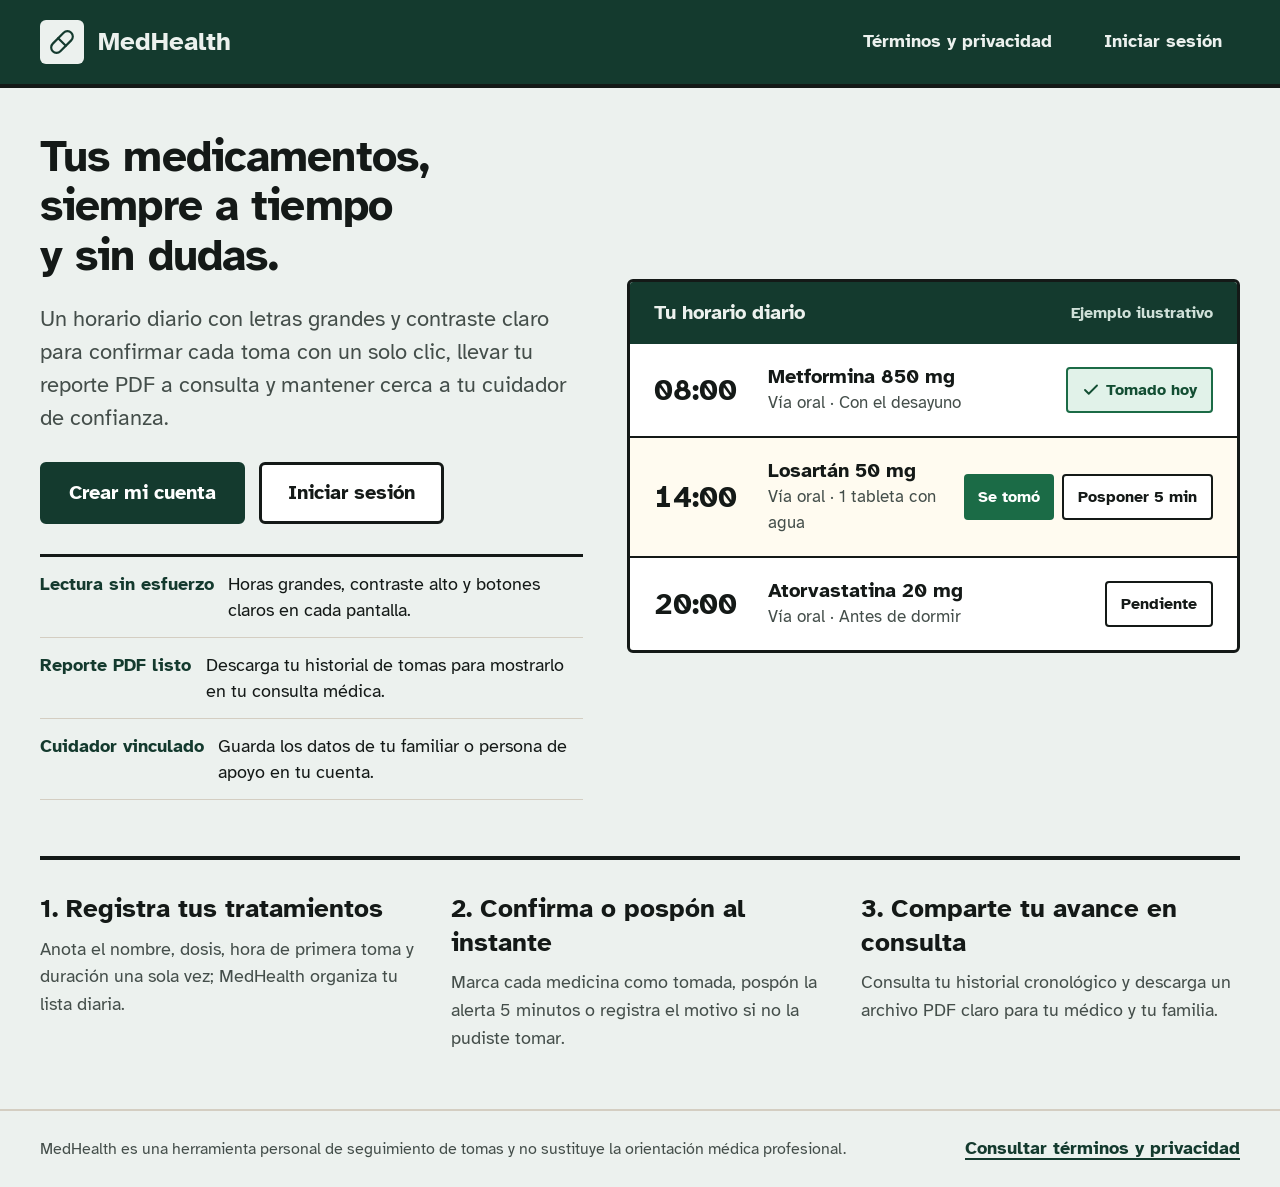
<file: index.html>
<!DOCTYPE html>
<html lang="es">
<head>
    <meta charset="UTF-8">
    <meta name="viewport" content="width=device-width, initial-scale=1.0">
    <title>MedHealth - Tus medicamentos, siempre a tiempo</title>
    <link rel="stylesheet" href="assets/css/medhealth.css">
</head>
<body>
    <div class="public-shell">
        <header class="public-topbar">
            <a href="index.html" class="brand-link">
                <span class="brand-badge">
                    <svg xmlns="http://www.w3.org/2000/svg" width="26" height="26" viewBox="0 0 24 24" fill="none" stroke="currentColor" stroke-width="2" stroke-linecap="round" stroke-linejoin="round" aria-hidden="true"><path d="m10.5 20.5 10-10a4.95 4.95 0 1 0-7-7l-10 10a4.95 4.95 0 1 0 7 7Z"/><path d="m8.5 8.5 7 7"/></svg>
                </span>
                <span>MedHealth</span>
            </a>
            <nav class="topbar-actions" aria-label="Accesos públicos">
                <a href="views/terminos.html" class="topbar-link">Términos y privacidad</a>
                <a href="views/login.html" class="topbar-link">Iniciar sesión</a>
            </nav>
        </header>

        <main class="public-main">
            <div class="hero-grid">
                <section class="hero-copy">
                    <h1 class="text-display">Tus medicamentos, siempre a tiempo y sin dudas.</h1>
                    <p class="cuerpo-grande text-muted">
                        Un horario diario con letras grandes y contraste claro para confirmar cada toma con un solo clic, llevar tu reporte PDF a consulta y mantener cerca a tu cuidador de confianza.
                    </p>
                    <div class="hero-actions">
                        <a href="views/registro_paciente.html" class="btn btn-primario">Crear mi cuenta</a>
                        <a href="views/login.html" class="btn btn-secundario">Iniciar sesión</a>
                    </div>

                    <div class="trust-rules" aria-label="Garantías de claridad">
                        <div class="trust-rule-item">
                            <strong>Lectura sin esfuerzo</strong>
                            <span>Horas grandes, contraste alto y botones claros en cada pantalla.</span>
                        </div>
                        <div class="trust-rule-item">
                            <strong>Reporte PDF listo</strong>
                            <span>Descarga tu historial de tomas para mostrarlo en tu consulta médica.</span>
                        </div>
                        <div class="trust-rule-item">
                            <strong>Cuidador vinculado</strong>
                            <span>Guarda los datos de tu familiar o persona de apoyo en tu cuenta.</span>
                        </div>
                    </div>
                </section>

                <aside class="schedule-preview" aria-label="Ejemplo ilustrativo del horario diario en MedHealth">
                    <div class="schedule-preview-bar">
                        <strong>Tu horario diario</strong>
                        <span>Ejemplo ilustrativo</span>
                    </div>

                    <div class="schedule-preview-row">
                        <div class="preview-hour">08:00</div>
                        <div>
                            <div class="preview-med">Metformina 850 mg</div>
                            <div class="preview-meta">Vía oral · Con el desayuno</div>
                        </div>
                        <span class="preview-pill preview-pill-ok">
                            <svg xmlns="http://www.w3.org/2000/svg" width="18" height="18" viewBox="0 0 24 24" fill="none" stroke="currentColor" stroke-width="2.5" stroke-linecap="round" stroke-linejoin="round" aria-hidden="true"><polyline points="20 6 9 17 4 12"/></svg>
                            Tomado hoy
                        </span>
                    </div>

                    <div class="schedule-preview-row is-due">
                        <div class="preview-hour">14:00</div>
                        <div>
                            <div class="preview-med">Losartán 50 mg</div>
                            <div class="preview-meta">Vía oral · 1 tableta con agua</div>
                        </div>
                        <div class="preview-actions">
                            <span class="preview-pill preview-pill-act">Se tomó</span>
                            <span class="preview-pill preview-pill-sec">Posponer 5 min</span>
                        </div>
                    </div>

                    <div class="schedule-preview-row">
                        <div class="preview-hour">20:00</div>
                        <div>
                            <div class="preview-med">Atorvastatina 20 mg</div>
                            <div class="preview-meta">Vía oral · Antes de dormir</div>
                        </div>
                        <span class="preview-pill preview-pill-sec">Pendiente</span>
                    </div>
                </aside>
            </div>

            <section class="how-band" aria-label="Cómo funciona MedHealth">
                <div class="how-step">
                    <h2>1. Registra tus tratamientos</h2>
                    <p class="cuerpo text-muted">Anota el nombre, dosis, hora de primera toma y duración una sola vez; MedHealth organiza tu lista diaria.</p>
                </div>
                <div class="how-step">
                    <h2>2. Confirma o pospón al instante</h2>
                    <p class="cuerpo text-muted">Marca cada medicina como tomada, pospón la alerta 5 minutos o registra el motivo si no la pudiste tomar.</p>
                </div>
                <div class="how-step">
                    <h2>3. Comparte tu avance en consulta</h2>
                    <p class="cuerpo text-muted">Consulta tu historial cronológico y descarga un archivo PDF claro para tu médico y tu familia.</p>
                </div>
            </section>
        </main>

        <footer class="public-footer">
            <span>MedHealth es una herramienta personal de seguimiento de tomas y no sustituye la orientación médica profesional.</span>
            <a href="views/terminos.html" class="cuerpo-bold">Consultar términos y privacidad</a>
        </footer>
    </div>
</body>
</html>
</file>
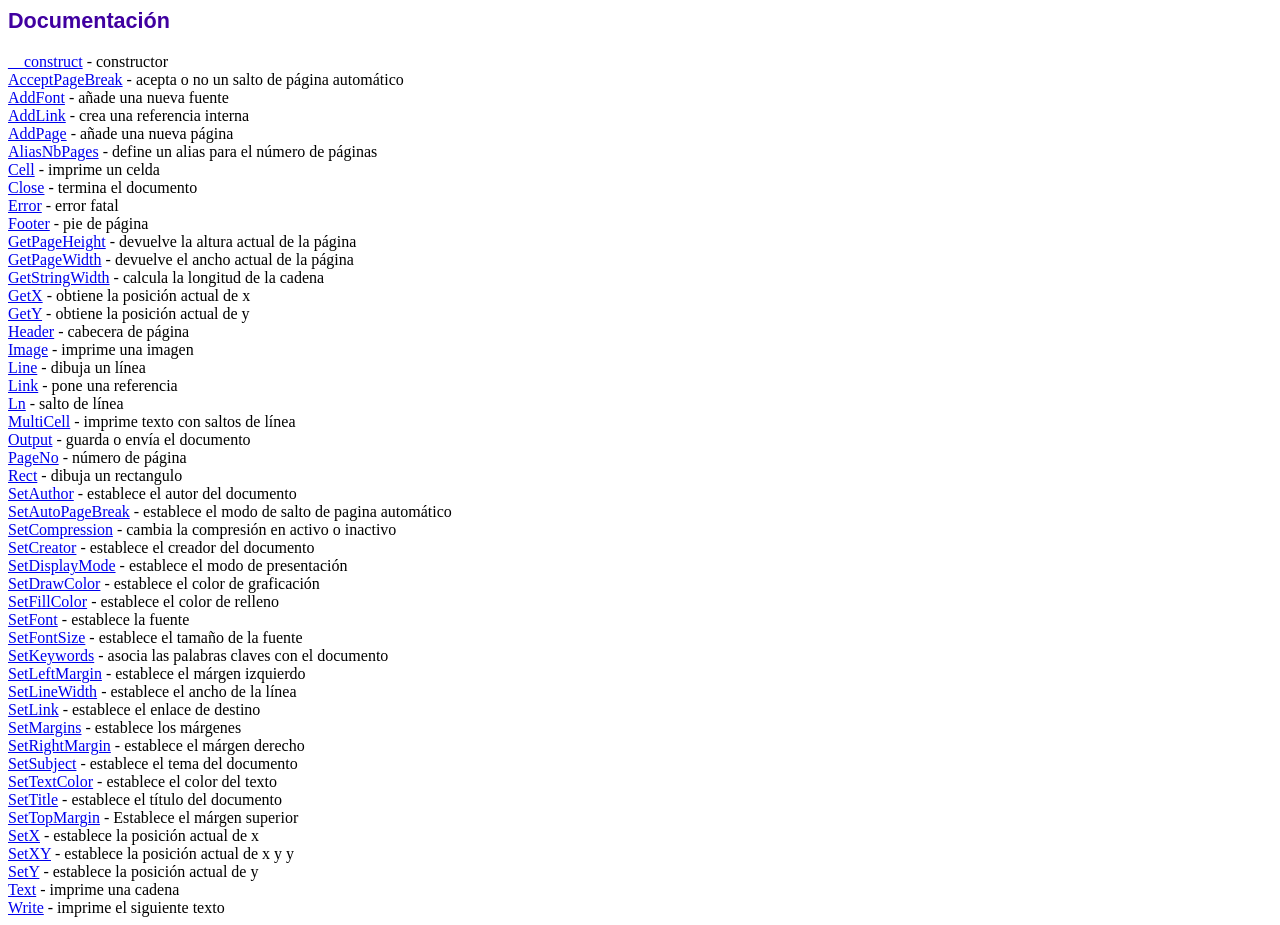
<file: libs/fpdf/doc/index.htm>
<!DOCTYPE html PUBLIC "-//W3C//DTD HTML 4.01 Transitional//EN">
<html>
<head>
<meta http-equiv="Content-Type" content="text/html; charset=UTF-8">
<title>Documentación</title>
<link type="text/css" rel="stylesheet" href="../fpdf.css">
</head>
<body>
<h1>Documentación</h1>
<a href="__construct.htm">__construct</a> - constructor<br>
<a href="acceptpagebreak.htm">AcceptPageBreak</a> - acepta o no un salto de página automático<br>
<a href="addfont.htm">AddFont</a> - añade una nueva fuente<br>
<a href="addlink.htm">AddLink</a> - crea una referencia interna<br>
<a href="addpage.htm">AddPage</a> - añade una nueva página<br>
<a href="aliasnbpages.htm">AliasNbPages</a> - define un alias para el número de páginas<br>
<a href="cell.htm">Cell</a> - imprime un celda<br>
<a href="close.htm">Close</a> - termina el documento<br>
<a href="error.htm">Error</a> - error fatal<br>
<a href="footer.htm">Footer</a> - pie de página<br>
<a href="getpageheight.htm">GetPageHeight</a> - devuelve la altura actual de la página<br>
<a href="getpagewidth.htm">GetPageWidth</a> - devuelve el ancho actual de la página<br>
<a href="getstringwidth.htm">GetStringWidth</a> - calcula la longitud de la cadena<br>
<a href="getx.htm">GetX</a> - obtiene la posición actual de x<br>
<a href="gety.htm">GetY</a> - obtiene la posición actual de y<br>
<a href="header.htm">Header</a> - cabecera de página<br>
<a href="image.htm">Image</a> - imprime una imagen<br>
<a href="line.htm">Line</a> - dibuja un línea<br>
<a href="link.htm">Link</a> - pone una referencia<br>
<a href="ln.htm">Ln</a> - salto de línea<br>
<a href="multicell.htm">MultiCell</a> - imprime texto con saltos de línea<br>
<a href="output.htm">Output</a> - guarda o envía el documento<br>
<a href="pageno.htm">PageNo</a> - número de página<br>
<a href="rect.htm">Rect</a> - dibuja un rectangulo<br>
<a href="setauthor.htm">SetAuthor</a> - establece el autor del documento<br>
<a href="setautopagebreak.htm">SetAutoPageBreak</a> - establece el modo de salto de pagina automático<br>
<a href="setcompression.htm">SetCompression</a> - cambia la compresión en activo o inactivo<br>
<a href="setcreator.htm">SetCreator</a> - establece el creador del documento<br>
<a href="setdisplaymode.htm">SetDisplayMode</a> - establece el modo de presentación<br>
<a href="setdrawcolor.htm">SetDrawColor</a> - establece el color de graficación<br>
<a href="setfillcolor.htm">SetFillColor</a> - establece el color de relleno<br>
<a href="setfont.htm">SetFont</a> - establece la fuente<br>
<a href="setfontsize.htm">SetFontSize</a> - establece el tamaño de la fuente<br>
<a href="setkeywords.htm">SetKeywords</a> - asocia las palabras claves con el documento<br>
<a href="setleftmargin.htm">SetLeftMargin</a> - establece el márgen izquierdo<br>
<a href="setlinewidth.htm">SetLineWidth</a> - establece el ancho de la línea<br>
<a href="setlink.htm">SetLink</a> - establece el enlace de destino<br>
<a href="setmargins.htm">SetMargins</a> - establece los márgenes<br>
<a href="setrightmargin.htm">SetRightMargin</a> - establece el márgen derecho<br>
<a href="setsubject.htm">SetSubject</a> - establece el tema del documento<br>
<a href="settextcolor.htm">SetTextColor</a> - establece el color del texto<br>
<a href="settitle.htm">SetTitle</a> - establece el título del documento<br>
<a href="settopmargin.htm">SetTopMargin</a> - Establece el márgen superior<br>
<a href="setx.htm">SetX</a> - establece la posición actual de x<br>
<a href="setxy.htm">SetXY</a> - establece la posición actual de x y y<br>
<a href="sety.htm">SetY</a> - establece la posición actual de y<br>
<a href="text.htm">Text</a> - imprime una cadena<br>
<a href="write.htm">Write</a> - imprime el siguiente texto<br>
</body>
</html>
</file>
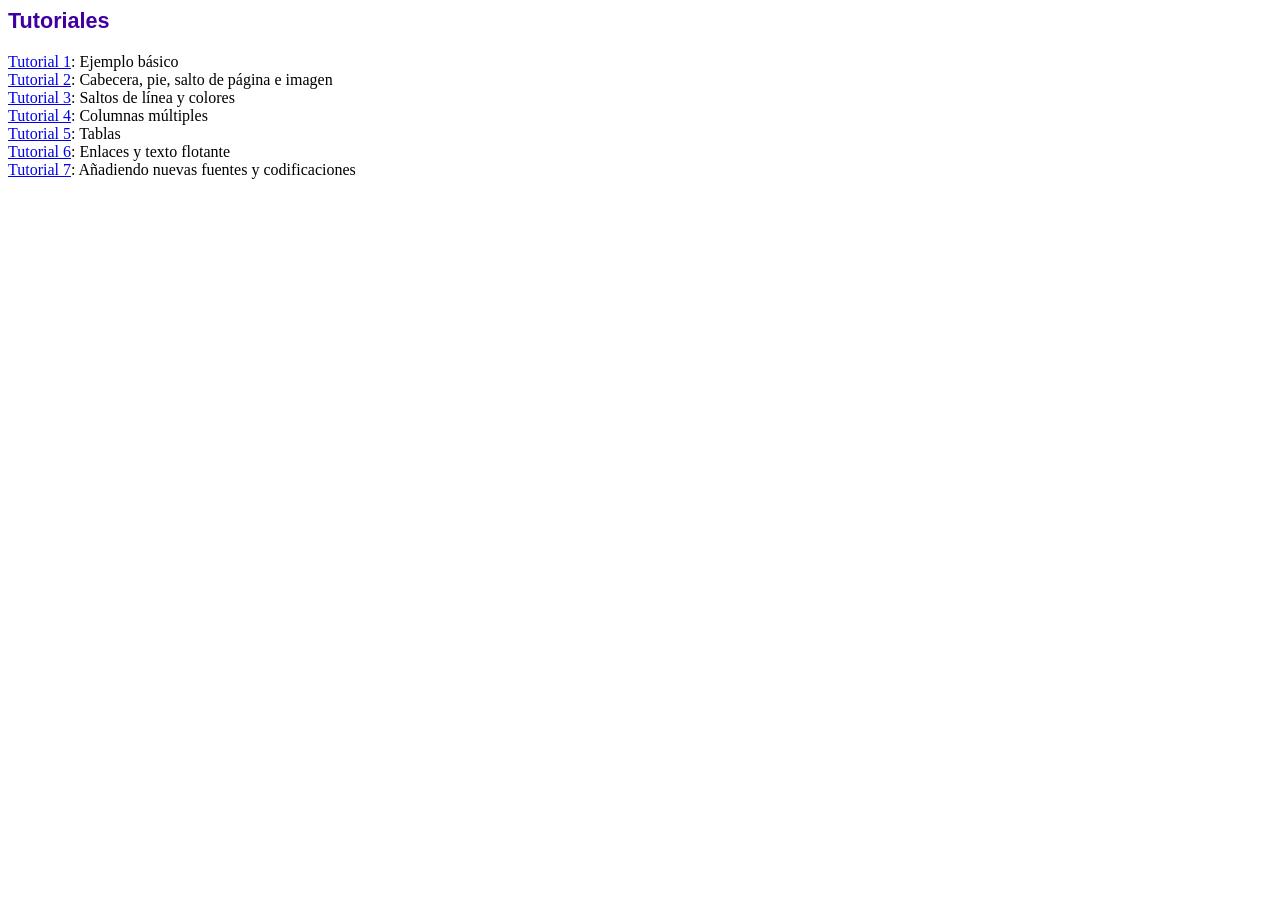
<file: libs/fpdf/tutorial/index.htm>
<!DOCTYPE html PUBLIC "-//W3C//DTD HTML 4.01 Transitional//EN">
<html>
<head>
<meta http-equiv="Content-Type" content="text/html; charset=UTF-8">
<title>Tutoriales</title>
<link type="text/css" rel="stylesheet" href="../fpdf.css">
</head>
<body>
<h1>Tutoriales</h1>
<ul style="list-style-type:none; margin-left:0; padding-left:0">
<li><a href="tuto1.htm">Tutorial 1</a>: Ejemplo básico</li>
<li><a href="tuto2.htm">Tutorial 2</a>: Cabecera, pie, salto de página e imagen</li>
<li><a href="tuto3.htm">Tutorial 3</a>: Saltos de línea y colores</li>
<li><a href="tuto4.htm">Tutorial 4</a>: Columnas múltiples</li>
<li><a href="tuto5.htm">Tutorial 5</a>: Tablas</li>
<li><a href="tuto6.htm">Tutorial 6</a>: Enlaces y texto flotante</li>
<li><a href="tuto7.htm">Tutorial 7</a>: Añadiendo nuevas fuentes y codificaciones</li>
</ul>
</body>
</html>
</file>
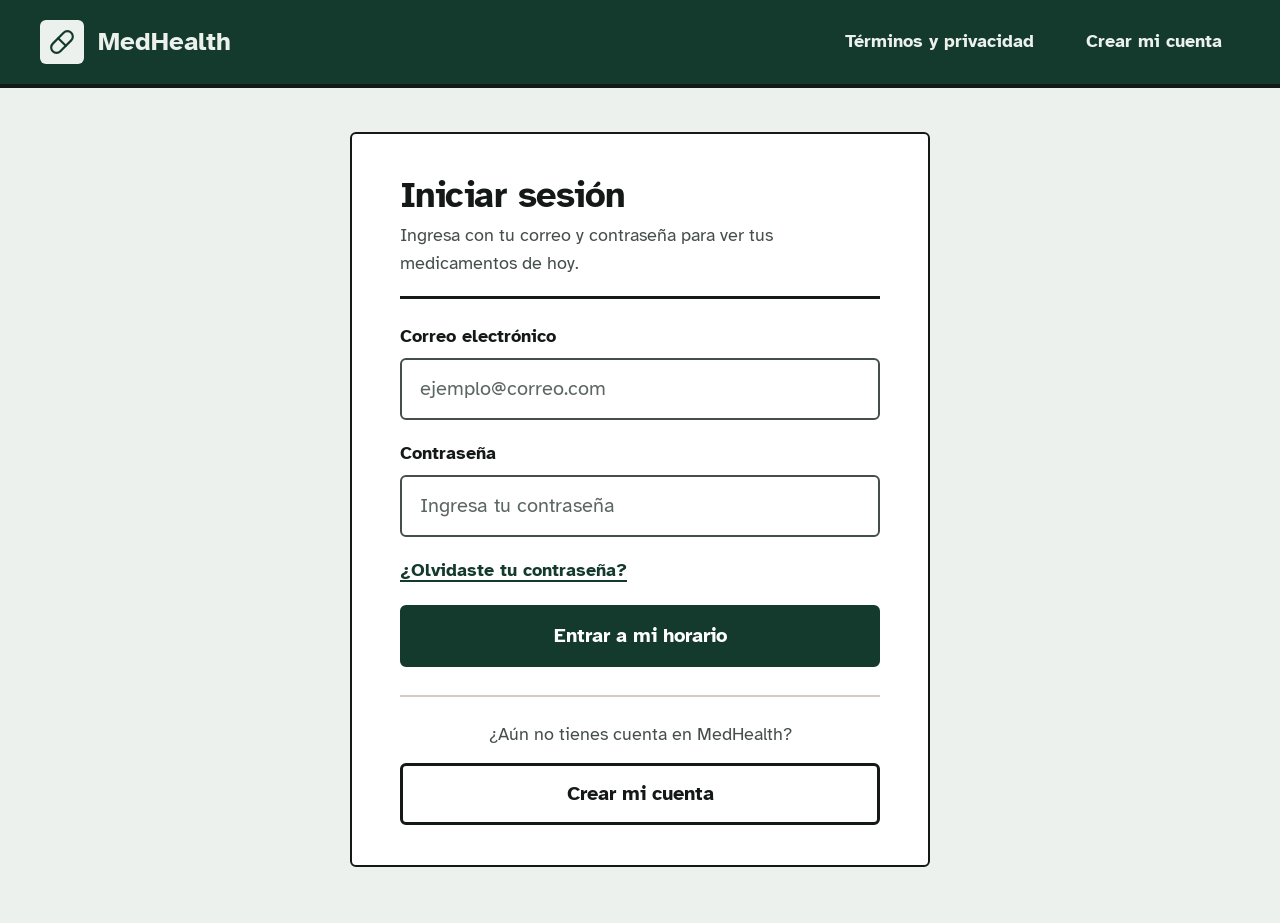
<file: views/login.html>
<!DOCTYPE html>
<html lang="es">
<head>
    <meta charset="UTF-8">
    <meta name="viewport" content="width=device-width, initial-scale=1.0">
    <title>Iniciar sesión - MedHealth</title>
    <link rel="stylesheet" href="../assets/css/medhealth.css">
</head>
<body>
    <div class="public-shell">
        <header class="public-topbar">
            <a href="../index.html" class="brand-link">
                <span class="brand-badge">
                    <svg xmlns="http://www.w3.org/2000/svg" width="26" height="26" viewBox="0 0 24 24" fill="none" stroke="currentColor" stroke-width="2" stroke-linecap="round" stroke-linejoin="round" aria-hidden="true"><path d="m10.5 20.5 10-10a4.95 4.95 0 1 0-7-7l-10 10a4.95 4.95 0 1 0 7 7Z"/><path d="m8.5 8.5 7 7"/></svg>
                </span>
                <span>MedHealth</span>
            </a>
            <nav class="topbar-actions" aria-label="Accesos públicos">
                <a href="terminos.html" class="topbar-link">Términos y privacidad</a>
                <a href="registro_paciente.html" class="topbar-link">Crear mi cuenta</a>
            </nav>
        </header>

        <main class="public-main">
            <section class="tarjeta tarjeta-form tarjeta-560">
                <div style="margin-bottom: 24px; padding-bottom: 18px; border-bottom: 3px solid var(--tinta);">
                    <h1>Iniciar sesión</h1>
                    <p class="cuerpo text-muted" style="margin-top: 6px;">Ingresa con tu correo y contraseña para ver tus medicamentos de hoy.</p>
                </div>

                <div id="login-aviso-error" class="aviso aviso-error" role="alert" aria-live="polite" style="margin-bottom: 20px;" hidden>
                    <svg xmlns="http://www.w3.org/2000/svg" width="24" height="24" viewBox="0 0 24 24" fill="none" stroke="currentColor" stroke-width="2" stroke-linecap="round" stroke-linejoin="round" aria-hidden="true"><path d="m21.73 18-8-14a2 2 0 0 0-3.48 0l-8 14A2 2 0 0 0 4 21h16a2 2 0 0 0 1.73-3Z"/><line x1="12" x2="12" y1="9" y2="13"/><line x1="12" x2="12.01" y1="17" y2="17"/></svg>
                    <span id="login-aviso-error-text"></span>
                </div>

                <div id="login-aviso-ok" class="aviso aviso-exito" role="status" aria-live="polite" style="margin-bottom: 20px;" hidden>
                    <svg xmlns="http://www.w3.org/2000/svg" width="24" height="24" viewBox="0 0 24 24" fill="none" stroke="currentColor" stroke-width="2" stroke-linecap="round" stroke-linejoin="round" aria-hidden="true"><polyline points="20 6 9 17 4 12"/></svg>
                    <span id="login-aviso-ok-text"></span>
                </div>

                <form action="../controllers/login.php" method="POST" class="form-stack">
                    <div class="campo" id="campo-email">
                        <label for="email">Correo electrónico</label>
                        <input type="email" id="email" name="email" placeholder="ejemplo@correo.com" required>
                        <span id="email-error" class="mensaje-error" aria-live="polite"></span>
                    </div>

                    <div class="campo" id="campo-password">
                        <label for="password">Contraseña</label>
                        <input type="password" id="password" name="password" placeholder="Ingresa tu contraseña" required>
                        <span id="password-error" class="mensaje-error" aria-live="polite"></span>
                    </div>

                    <div>
                        <a href="olvide_contrasena.html" class="cuerpo-bold">¿Olvidaste tu contraseña?</a>
                    </div>

                    <button type="submit" class="btn btn-primario btn-block">Entrar a mi horario</button>
                </form>

                <div style="margin-top: 28px; padding-top: 24px; border-top: 2px solid var(--regla); text-align: center; display: flex; flex-direction: column; gap: 14px;">
                    <p class="cuerpo text-muted">¿Aún no tienes cuenta en MedHealth?</p>
                    <a href="registro_paciente.html" class="btn btn-secundario btn-block">Crear mi cuenta</a>
                </div>
            </section>
        </main>
    </div>

    <script>
    (function () {
        var params = new URLSearchParams(window.location.search);
        var error = params.get('error');
        var rec = params.get('recuperacion');

        if (rec === 'enviada') {
            var okBox = document.getElementById('login-aviso-ok');
            var okText = document.getElementById('login-aviso-ok-text');
            okText.textContent = 'Si tu correo está registrado, se registró tu solicitud de recuperación.';
            okBox.hidden = false;
        }

        if (!error) return;
        var errBox = document.getElementById('login-aviso-error');
        var errText = document.getElementById('login-aviso-error-text');

        if (error === 'no_registrado') {
            var msgEmail = 'Este correo no está registrado en MedHealth.';
            errText.textContent = msgEmail;
            errBox.hidden = false;
            document.getElementById('email-error').textContent = msgEmail;
            document.getElementById('campo-email').classList.add('campo-error');
            document.getElementById('email').setAttribute('aria-invalid', 'true');
        } else if (error === 'credenciales') {
            var msgPass = 'La contraseña ingresada es incorrecta. Inténtalo de nuevo.';
            errText.textContent = msgPass;
            errBox.hidden = false;
            document.getElementById('password-error').textContent = msgPass;
            document.getElementById('campo-password').classList.add('campo-error');
            document.getElementById('password').setAttribute('aria-invalid', 'true');
        }
    })();
    </script>
</body>
</html>
</file>
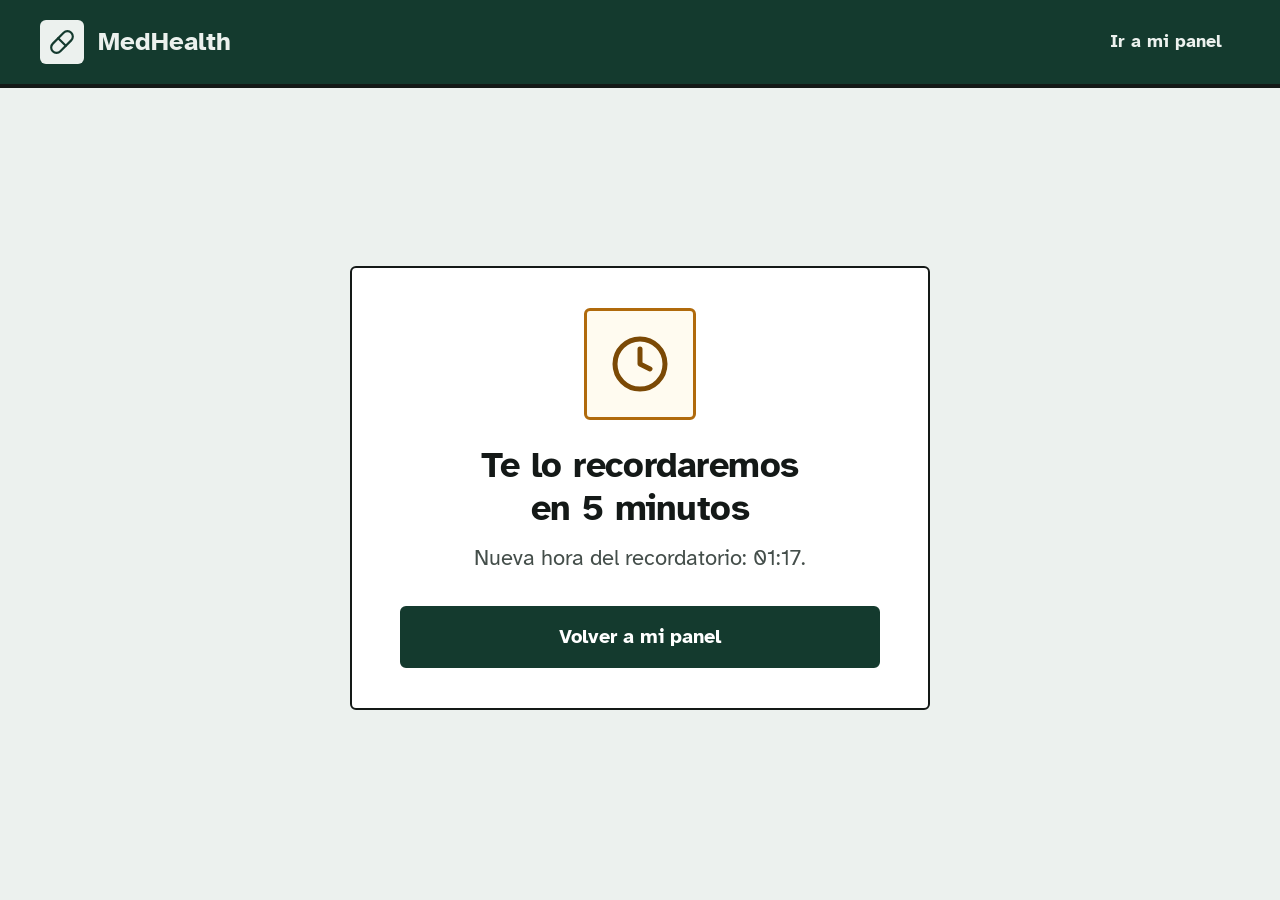
<file: views/notificacion_posponer.html>
<!DOCTYPE html>
<html lang="es">
<head>
    <meta charset="UTF-8">
    <meta name="viewport" content="width=device-width, initial-scale=1.0">
    <title>Alerta pospuesta - MedHealth</title>
    <link rel="stylesheet" href="../assets/css/medhealth.css">
</head>
<body>
    <div class="public-shell">
        <header class="public-topbar">
            <a href="dashboard.php" class="brand-link">
                <span class="brand-badge">
                    <svg xmlns="http://www.w3.org/2000/svg" width="26" height="26" viewBox="0 0 24 24" fill="none" stroke="currentColor" stroke-width="2" stroke-linecap="round" stroke-linejoin="round" aria-hidden="true"><path d="m10.5 20.5 10-10a4.95 4.95 0 1 0-7-7l-10 10a4.95 4.95 0 1 0 7 7Z"/><path d="m8.5 8.5 7 7"/></svg>
                </span>
                <span>MedHealth</span>
            </a>
            <a href="dashboard.php" class="topbar-link">Ir a mi panel</a>
        </header>

        <main class="public-main">
            <section class="tarjeta tarjeta-form tarjeta-560" style="text-align: center;" aria-live="polite">
                <div class="icon-halo-alerta">
                    <svg xmlns="http://www.w3.org/2000/svg" width="60" height="60" viewBox="0 0 24 24" fill="none" stroke="currentColor" stroke-width="2" stroke-linecap="round" stroke-linejoin="round" aria-hidden="true"><circle cx="12" cy="12" r="10"/><polyline points="12 6 12 12 16 14"/></svg>
                </div>

                <h1>Te lo recordaremos en 5 minutos</h1>
                <p id="nueva-hora" class="cuerpo-grande text-muted" style="margin-top: 12px; margin-bottom: 32px;"></p>

                <a href="dashboard.php" class="btn btn-primario btn-block">Volver a mi panel</a>
            </section>
        </main>
    </div>

    <script>
    (function () {
        var params = new URLSearchParams(window.location.search);
        var hora = (params.get('hora') || '').trim();
        if (hora === '') {
            var futura = new Date(Date.now() + 5 * 60 * 1000);
            var hh = String(futura.getHours()).padStart(2, '0');
            var mm = String(futura.getMinutes()).padStart(2, '0');
            hora = hh + ':' + mm;
        }
        document.getElementById('nueva-hora').textContent = 'Nueva hora del recordatorio: ' + hora + '.';
    })();
    </script>
</body>
</html>
</file>
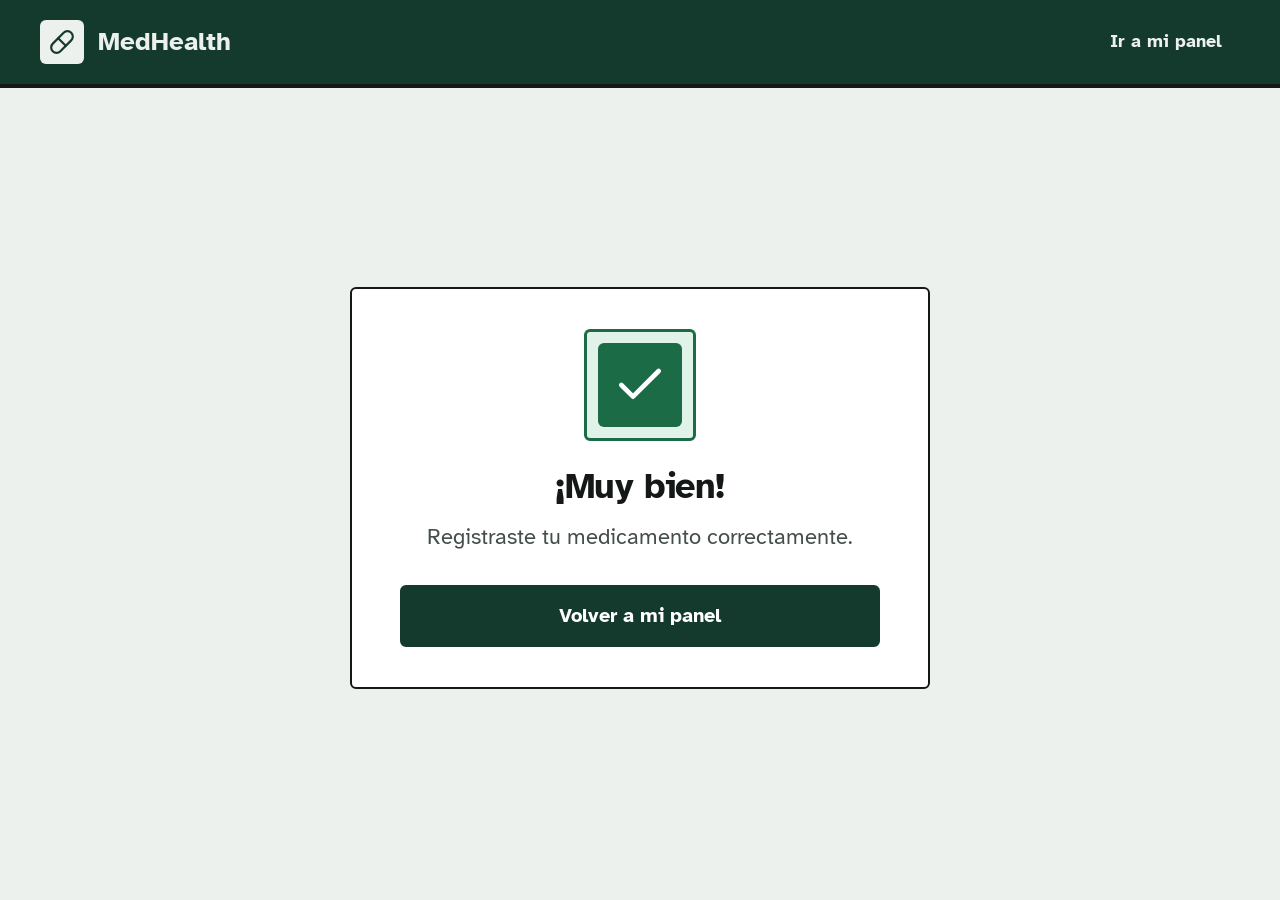
<file: views/notificacion_tomada.html>
<!DOCTYPE html>
<html lang="es">
<head>
    <meta charset="UTF-8">
    <meta name="viewport" content="width=device-width, initial-scale=1.0">
    <title>Toma confirmada - MedHealth</title>
    <link rel="stylesheet" href="../assets/css/medhealth.css">
</head>
<body>
    <div class="public-shell">
        <header class="public-topbar">
            <a href="dashboard.php" class="brand-link">
                <span class="brand-badge">
                    <svg xmlns="http://www.w3.org/2000/svg" width="26" height="26" viewBox="0 0 24 24" fill="none" stroke="currentColor" stroke-width="2" stroke-linecap="round" stroke-linejoin="round" aria-hidden="true"><path d="m10.5 20.5 10-10a4.95 4.95 0 1 0-7-7l-10 10a4.95 4.95 0 1 0 7 7Z"/><path d="m8.5 8.5 7 7"/></svg>
                </span>
                <span>MedHealth</span>
            </a>
            <a href="dashboard.php" class="topbar-link">Ir a mi panel</a>
        </header>

        <main class="public-main">
            <section class="tarjeta tarjeta-form tarjeta-560" style="text-align: center;" aria-live="polite">
                <div class="icon-halo-exito">
                    <span class="icon-circle-116">
                        <svg xmlns="http://www.w3.org/2000/svg" width="56" height="56" viewBox="0 0 24 24" fill="none" stroke="currentColor" stroke-width="2" stroke-linecap="round" stroke-linejoin="round" aria-hidden="true"><polyline points="20 6 9 17 4 12"/></svg>
                    </span>
                </div>

                <h1 id="titulo-toma">¡Muy bien!</h1>
                <p id="detalle-toma" class="cuerpo-grande text-muted" style="margin-top: 12px; margin-bottom: 32px;">
                    Registraste tu medicamento correctamente.
                </p>

                <a href="dashboard.php" class="btn btn-primario btn-block">Volver a mi panel</a>
            </section>
        </main>
    </div>

    <script>
    (function () {
        var params = new URLSearchParams(window.location.search);
        var nombre = (params.get('nombre') || '').trim();
        var medicamento = (params.get('medicamento') || '').trim();
        var hora = (params.get('hora') || '').trim();

        var titulo = document.getElementById('titulo-toma');
        var detalle = document.getElementById('detalle-toma');

        if (nombre !== '') {
            titulo.textContent = '¡Muy bien, ' + nombre + '!';
        }

        if (medicamento !== '' && hora !== '') {
            detalle.textContent = 'Registraste ' + medicamento + ' a las ' + hora + '.';
        } else if (medicamento !== '') {
            detalle.textContent = 'Registraste ' + medicamento + ' correctamente.';
        }
    })();
    </script>
</body>
</html>
</file>
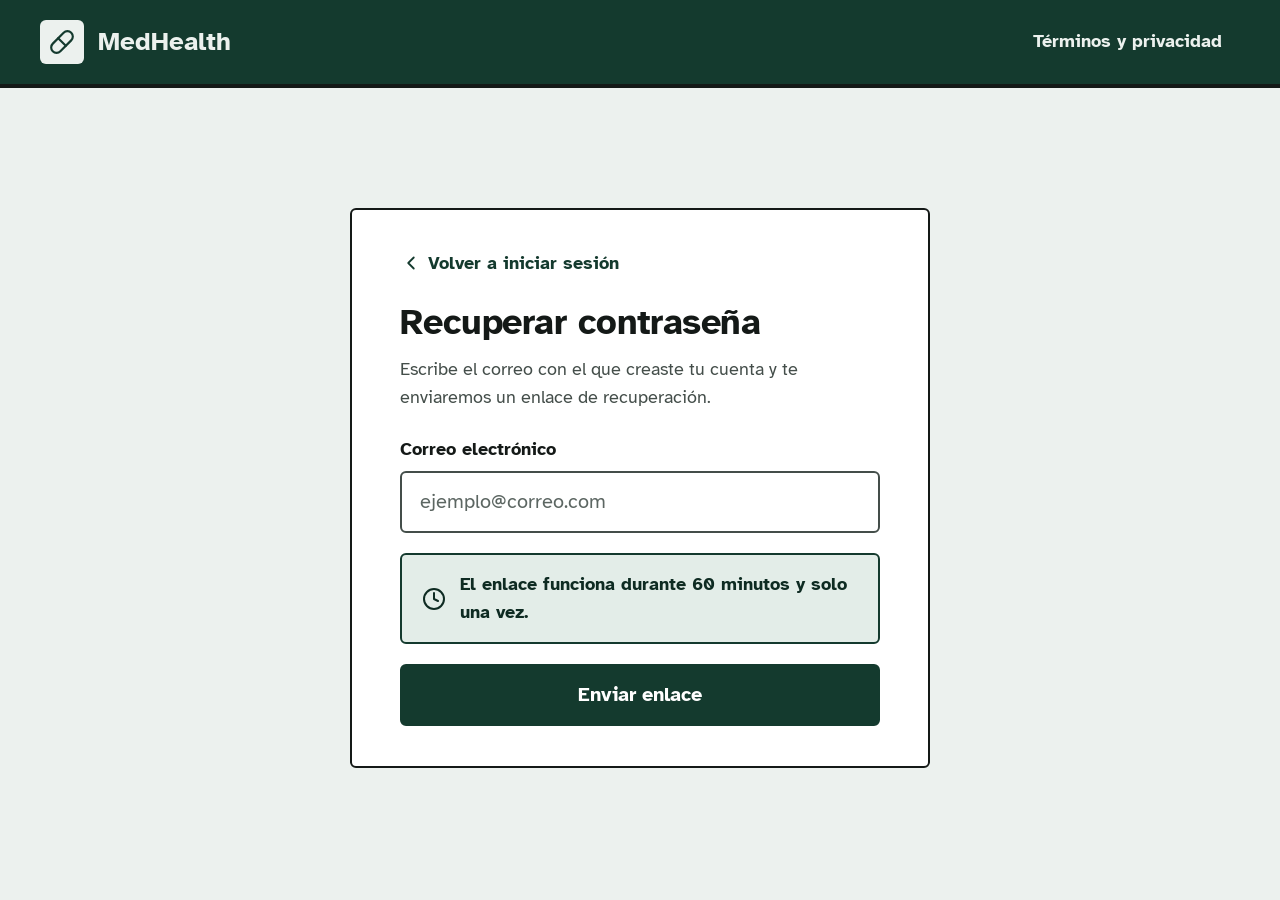
<file: views/olvide_contrasena.html>
<!DOCTYPE html>
<html lang="es">
<head>
    <meta charset="UTF-8">
    <meta name="viewport" content="width=device-width, initial-scale=1.0">
    <title>Recuperar contraseña - MedHealth</title>
    <link rel="stylesheet" href="../assets/css/medhealth.css">
</head>
<body>
    <div class="public-shell">
        <header class="public-topbar">
            <a href="../index.html" class="brand-link">
                <span class="brand-badge">
                    <svg xmlns="http://www.w3.org/2000/svg" width="26" height="26" viewBox="0 0 24 24" fill="none" stroke="currentColor" stroke-width="2" stroke-linecap="round" stroke-linejoin="round" aria-hidden="true"><path d="m10.5 20.5 10-10a4.95 4.95 0 1 0-7-7l-10 10a4.95 4.95 0 1 0 7 7Z"/><path d="m8.5 8.5 7 7"/></svg>
                </span>
                <span>MedHealth</span>
            </a>
            <a href="terminos.html" class="topbar-link">Términos y privacidad</a>
        </header>

        <main class="public-main">
            <section class="tarjeta tarjeta-form tarjeta-560">
                <div style="margin-bottom: 20px;">
                    <a href="login.html" class="cuerpo-bold" style="display: inline-flex; align-items: center; gap: 6px; text-decoration: none;">
                        <svg xmlns="http://www.w3.org/2000/svg" width="22" height="22" viewBox="0 0 24 24" fill="none" stroke="currentColor" stroke-width="2" stroke-linecap="round" stroke-linejoin="round" aria-hidden="true"><path d="m15 18-6-6 6-6"/></svg>
                        <span>Volver a iniciar sesión</span>
                    </a>
                </div>

                <h1 style="margin-bottom: 12px;">Recuperar contraseña</h1>
                <p class="cuerpo text-muted" style="margin-bottom: 24px;">
                    Escribe el correo con el que creaste tu cuenta y te enviaremos un enlace de recuperación.
                </p>

                <form action="../controllers/solicitar_recuperacion.php" method="POST" class="form-stack">
                    <div class="campo">
                        <label for="email">Correo electrónico</label>
                        <input type="email" id="email" name="email" placeholder="ejemplo@correo.com" required>
                    </div>

                    <div class="aviso aviso-info">
                        <svg xmlns="http://www.w3.org/2000/svg" width="24" height="24" viewBox="0 0 24 24" fill="none" stroke="currentColor" stroke-width="2" stroke-linecap="round" stroke-linejoin="round" aria-hidden="true"><circle cx="12" cy="12" r="10"/><polyline points="12 6 12 12 16 14"/></svg>
                        <span>El enlace funciona durante 60 minutos y solo una vez.</span>
                    </div>

                    <button type="submit" class="btn btn-primario btn-block">Enviar enlace</button>
                </form>
            </section>
        </main>
    </div>
</body>
</html>
</file>
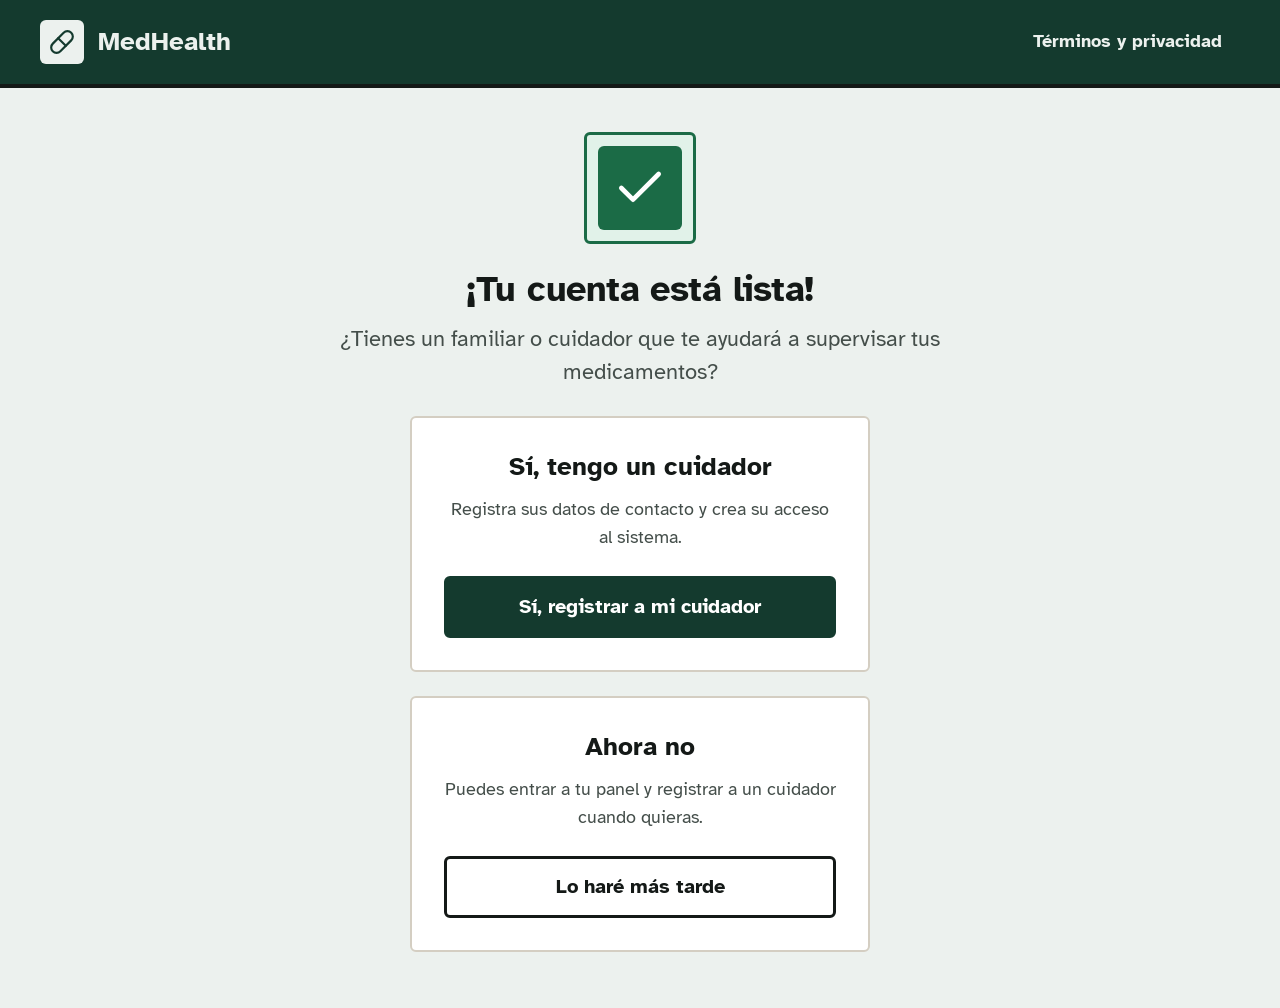
<file: views/pregunta_cuidador.html>
<!DOCTYPE html>
<html lang="es">
<head>
    <meta charset="UTF-8">
    <meta name="viewport" content="width=device-width, initial-scale=1.0">
    <title>¿Tienes un cuidador? - MedHealth</title>
    <link rel="stylesheet" href="../assets/css/medhealth.css">
</head>
<body>
    <div class="public-shell">
        <header class="public-topbar">
            <a href="../index.html" class="brand-link">
                <span class="brand-badge">
                    <svg xmlns="http://www.w3.org/2000/svg" width="26" height="26" viewBox="0 0 24 24" fill="none" stroke="currentColor" stroke-width="2" stroke-linecap="round" stroke-linejoin="round" aria-hidden="true"><path d="m10.5 20.5 10-10a4.95 4.95 0 1 0-7-7l-10 10a4.95 4.95 0 1 0 7 7Z"/><path d="m8.5 8.5 7 7"/></svg>
                </span>
                <span>MedHealth</span>
            </a>
            <a href="terminos.html" class="topbar-link">Términos y privacidad</a>
        </header>

        <main class="public-main">
            <section style="display: flex; flex-direction: column; align-items: center; text-align: center; width: 100%; max-width: 960px;">
                <div class="icon-halo-exito">
                    <span class="icon-circle-116">
                        <svg xmlns="http://www.w3.org/2000/svg" width="56" height="56" viewBox="0 0 24 24" fill="none" stroke="currentColor" stroke-width="2" stroke-linecap="round" stroke-linejoin="round" aria-hidden="true"><polyline points="20 6 9 17 4 12"/></svg>
                    </span>
                </div>

                <h1 id="titulo-bienvenida" aria-live="polite">¡Tu cuenta está lista!</h1>
                <p class="cuerpo-grande text-muted" style="margin-top: 12px; max-width: 680px;">
                    ¿Tienes un familiar o cuidador que te ayudará a supervisar tus medicamentos?
                </p>

                <div class="cards-pair">
                    <article class="tarjeta tarjeta-440 choice-card">
                        <div>
                            <h2 style="margin-bottom: 12px;">Sí, tengo un cuidador</h2>
                            <p class="cuerpo text-muted">Registra sus datos de contacto y crea su acceso al sistema.</p>
                        </div>
                        <a href="registro_cuidador_inicial.html" class="btn btn-primario btn-block">Sí, registrar a mi cuidador</a>
                    </article>

                    <article class="tarjeta tarjeta-440 choice-card">
                        <div>
                            <h2 style="margin-bottom: 12px;">Ahora no</h2>
                            <p class="cuerpo text-muted">Puedes entrar a tu panel y registrar a un cuidador cuando quieras.</p>
                        </div>
                        <a href="dashboard.php" class="btn btn-secundario btn-block">Lo haré más tarde</a>
                    </article>
                </div>
            </section>
        </main>
    </div>

    <script>
    (function () {
        var params = new URLSearchParams(window.location.search);
        var nombre = params.get('nombre');
        if (nombre && nombre.trim() !== '') {
            document.getElementById('titulo-bienvenida').textContent = '¡Tu cuenta está lista, ' + nombre.trim() + '!';
        }
    })();
    </script>
</body>
</html>
</file>
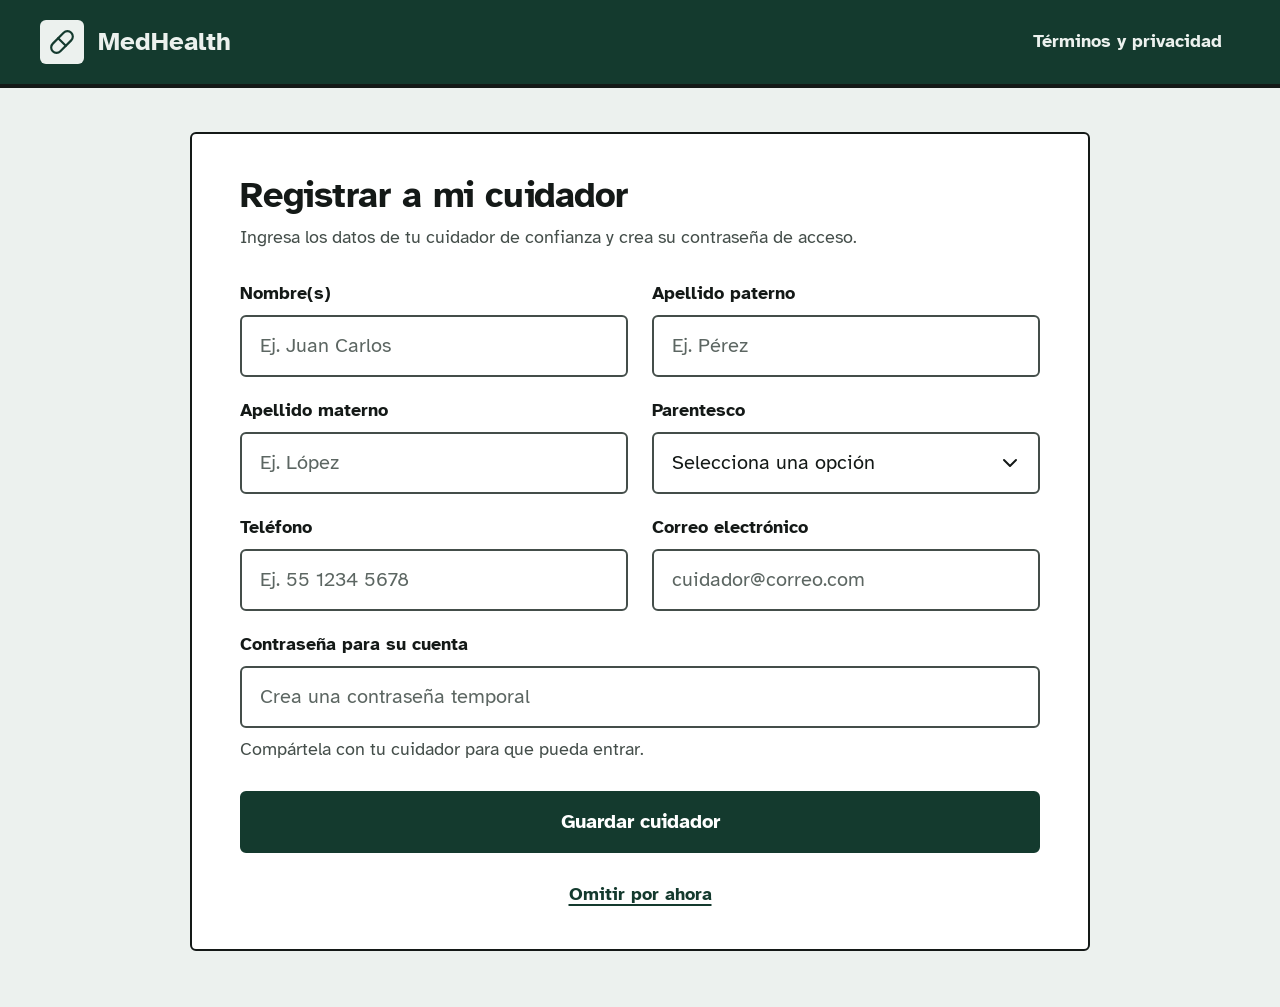
<file: views/registro_cuidador_inicial.html>
<!DOCTYPE html>
<html lang="es">
<head>
    <meta charset="UTF-8">
    <meta name="viewport" content="width=device-width, initial-scale=1.0">
    <title>Registrar cuidador - MedHealth</title>
    <link rel="stylesheet" href="../assets/css/medhealth.css">
</head>
<body>
    <div class="public-shell">
        <header class="public-topbar">
            <a href="../index.html" class="brand-link">
                <span class="brand-badge">
                    <svg xmlns="http://www.w3.org/2000/svg" width="26" height="26" viewBox="0 0 24 24" fill="none" stroke="currentColor" stroke-width="2" stroke-linecap="round" stroke-linejoin="round" aria-hidden="true"><path d="m10.5 20.5 10-10a4.95 4.95 0 1 0-7-7l-10 10a4.95 4.95 0 1 0 7 7Z"/><path d="m8.5 8.5 7 7"/></svg>
                </span>
                <span>MedHealth</span>
            </a>
            <a href="terminos.html" class="topbar-link">Términos y privacidad</a>
        </header>

        <main class="public-main">
            <section class="tarjeta tarjeta-form tarjeta-900">
                <div style="margin-bottom: 28px;">
                    <h1>Registrar a mi cuidador</h1>
                    <p class="cuerpo text-muted" style="margin-top: 8px;">Ingresa los datos de tu cuidador de confianza y crea su contraseña de acceso.</p>
                </div>

                <div id="cuidador-alert" class="aviso aviso-error" role="alert" aria-live="polite" style="margin-bottom: 24px;" hidden>
                    <svg xmlns="http://www.w3.org/2000/svg" width="24" height="24" viewBox="0 0 24 24" fill="none" stroke="currentColor" stroke-width="2" stroke-linecap="round" stroke-linejoin="round" aria-hidden="true"><path d="m21.73 18-8-14a2 2 0 0 0-3.48 0l-8 14A2 2 0 0 0 4 21h16a2 2 0 0 0 1.73-3Z"/><line x1="12" x2="12" y1="9" y2="13"/><line x1="12" x2="12.01" y1="17" y2="17"/></svg>
                    <span id="cuidador-alert-text"></span>
                </div>

                <form action="../controllers/registrar_cuidador.php" method="POST" class="form-stack">
                    <input type="hidden" name="origen" value="inicial">

                    <div class="form-grid-2">
                        <div class="campo">
                            <label for="nombre">Nombre(s)</label>
                            <input type="text" id="nombre" name="nombre" placeholder="Ej. Juan Carlos" required>
                        </div>

                        <div class="campo">
                            <label for="paterno">Apellido paterno</label>
                            <input type="text" id="paterno" name="paterno" placeholder="Ej. Pérez" required>
                        </div>

                        <div class="campo">
                            <label for="materno">Apellido materno</label>
                            <input type="text" id="materno" name="materno" placeholder="Ej. López">
                        </div>

                        <div class="campo">
                            <label for="parentesco">Parentesco</label>
                            <div class="select-wrapper">
                                <select id="parentesco" name="parentesco" required>
                                    <option value="">Selecciona una opción</option>
                                    <option value="Familiar">Familiar</option>
                                    <option value="Enfermero/a">Enfermero/a</option>
                                    <option value="Amigo/a">Amigo/a</option>
                                    <option value="Otro">Otro</option>
                                </select>
                                <span class="select-chevron">
                                    <svg xmlns="http://www.w3.org/2000/svg" width="24" height="24" viewBox="0 0 24 24" fill="none" stroke="currentColor" stroke-width="2" stroke-linecap="round" stroke-linejoin="round" aria-hidden="true"><path d="m6 9 6 6 6-6"/></svg>
                                </span>
                            </div>
                        </div>

                        <div class="campo">
                            <label for="telefono">Teléfono</label>
                            <input type="tel" id="telefono" name="telefono" placeholder="Ej. 55 1234 5678" required>
                        </div>

                        <div class="campo" id="campo-email">
                            <label for="email">Correo electrónico</label>
                            <input type="email" id="email" name="email" placeholder="cuidador@correo.com" required>
                            <span id="email-error" class="mensaje-error" aria-live="polite"></span>
                        </div>

                        <div class="campo col-span-2">
                            <label for="password">Contraseña para su cuenta</label>
                            <input type="password" id="password" name="password" placeholder="Crea una contraseña temporal" required>
                            <span class="campo-ayuda">Compártela con tu cuidador para que pueda entrar.</span>
                        </div>
                    </div>

                    <div class="form-actions-row">
                        <button type="submit" class="btn btn-primario">Guardar cuidador</button>
                    </div>

                    <div style="text-align: center; margin-top: 8px;">
                        <a href="dashboard.php" class="cuerpo-bold">Omitir por ahora</a>
                    </div>
                </form>
            </section>
        </main>
    </div>

    <script>
    (function () {
        var params = new URLSearchParams(window.location.search);
        var error = params.get('error');
        if (!error) return;

        var alertBox = document.getElementById('cuidador-alert');
        var alertText = document.getElementById('cuidador-alert-text');

        if (error === 'correo_duplicado') {
            var msg = 'El correo ingresado para el cuidador ya está registrado.';
            alertText.textContent = msg;
            alertBox.hidden = false;
            document.getElementById('email-error').textContent = msg;
            document.getElementById('campo-email').classList.add('campo-error');
            document.getElementById('email').setAttribute('aria-invalid', 'true');
        } else {
            alertText.textContent = 'No se pudo guardar el cuidador. Verifica los datos e inténtalo de nuevo.';
            alertBox.hidden = false;
        }
    })();
    </script>
</body>
</html>
</file>
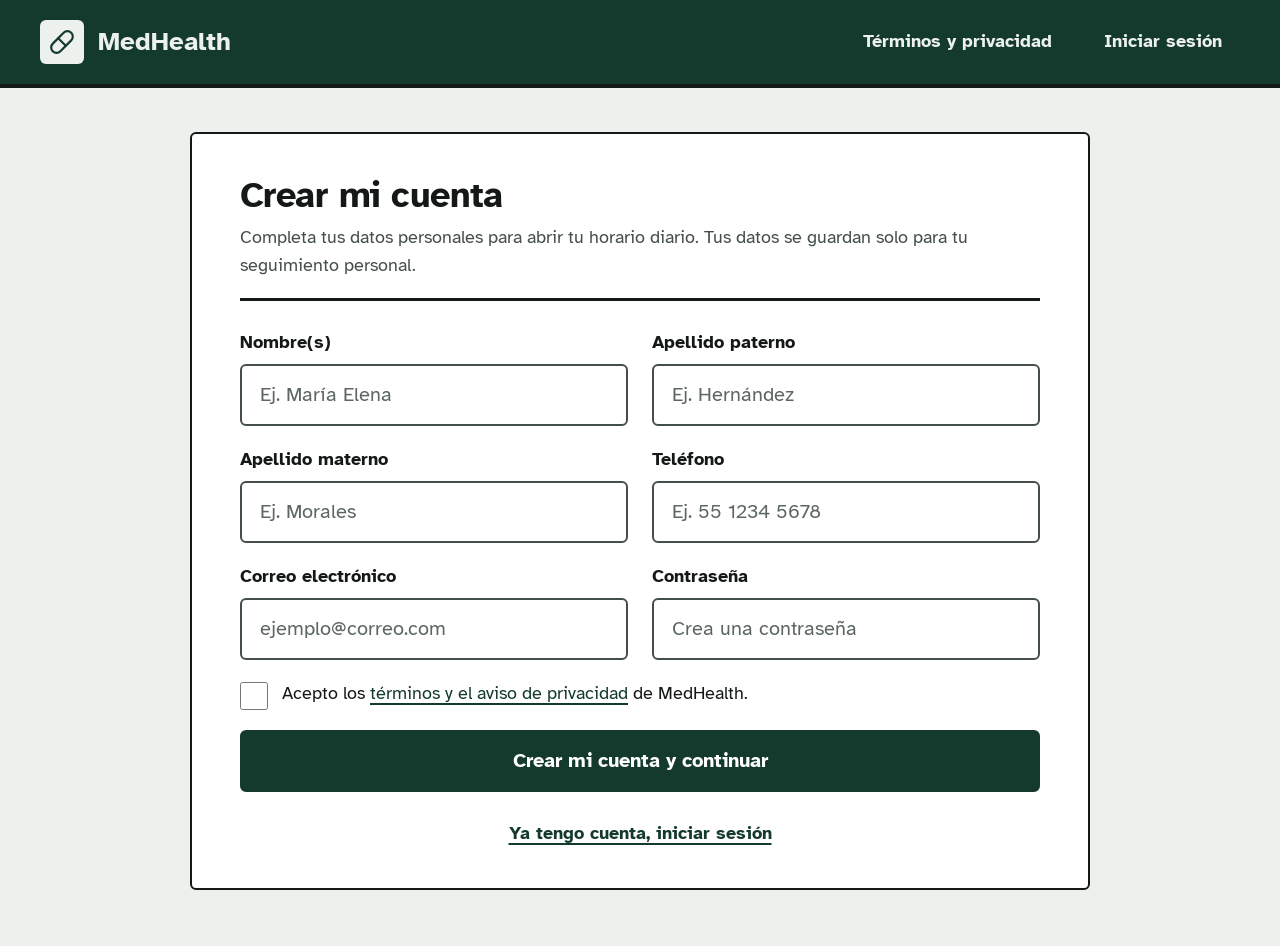
<file: views/registro_paciente.html>
<!DOCTYPE html>
<html lang="es">
<head>
    <meta charset="UTF-8">
    <meta name="viewport" content="width=device-width, initial-scale=1.0">
    <title>Crear mi cuenta - MedHealth</title>
    <link rel="stylesheet" href="../assets/css/medhealth.css">
</head>
<body>
    <div class="public-shell">
        <header class="public-topbar">
            <a href="../index.html" class="brand-link">
                <span class="brand-badge">
                    <svg xmlns="http://www.w3.org/2000/svg" width="26" height="26" viewBox="0 0 24 24" fill="none" stroke="currentColor" stroke-width="2" stroke-linecap="round" stroke-linejoin="round" aria-hidden="true"><path d="m10.5 20.5 10-10a4.95 4.95 0 1 0-7-7l-10 10a4.95 4.95 0 1 0 7 7Z"/><path d="m8.5 8.5 7 7"/></svg>
                </span>
                <span>MedHealth</span>
            </a>
            <nav class="topbar-actions" aria-label="Accesos públicos">
                <a href="terminos.html" class="topbar-link">Términos y privacidad</a>
                <a href="login.html" class="topbar-link">Iniciar sesión</a>
            </nav>
        </header>

        <main class="public-main">
            <section class="tarjeta tarjeta-form tarjeta-900">
                <div style="margin-bottom: 28px; padding-bottom: 18px; border-bottom: 3px solid var(--tinta);">
                    <h1>Crear mi cuenta</h1>
                    <p class="cuerpo text-muted" style="margin-top: 8px;">Completa tus datos personales para abrir tu horario diario. Tus datos se guardan solo para tu seguimiento personal.</p>
                </div>

                <div id="registro-alert" class="aviso aviso-error" role="alert" aria-live="polite" style="margin-bottom: 24px;" hidden>
                    <svg xmlns="http://www.w3.org/2000/svg" width="24" height="24" viewBox="0 0 24 24" fill="none" stroke="currentColor" stroke-width="2" stroke-linecap="round" stroke-linejoin="round" aria-hidden="true"><path d="m21.73 18-8-14a2 2 0 0 0-3.48 0l-8 14A2 2 0 0 0 4 21h16a2 2 0 0 0 1.73-3Z"/><line x1="12" x2="12" y1="9" y2="13"/><line x1="12" x2="12.01" y1="17" y2="17"/></svg>
                    <span id="registro-alert-text"></span>
                </div>

                <form action="../controllers/registrar_paciente.php" method="POST" class="form-stack">
                    <div class="form-grid-2">
                        <div class="campo">
                            <label for="nombres">Nombre(s)</label>
                            <input type="text" id="nombres" name="nombres" placeholder="Ej. María Elena" required>
                        </div>

                        <div class="campo">
                            <label for="paterno">Apellido paterno</label>
                            <input type="text" id="paterno" name="paterno" placeholder="Ej. Hernández" required>
                        </div>

                        <div class="campo">
                            <label for="materno">Apellido materno</label>
                            <input type="text" id="materno" name="materno" placeholder="Ej. Morales">
                        </div>

                        <div class="campo">
                            <label for="telefono">Teléfono</label>
                            <input type="tel" id="telefono" name="telefono" placeholder="Ej. 55 1234 5678">
                        </div>

                        <div class="campo" id="campo-email">
                            <label for="email">Correo electrónico</label>
                            <input type="email" id="email" name="email" placeholder="ejemplo@correo.com" required>
                            <span id="email-error" class="mensaje-error" aria-live="polite"></span>
                        </div>

                        <div class="campo">
                            <label for="password">Contraseña</label>
                            <input type="password" id="password" name="password" placeholder="Crea una contraseña" required>
                        </div>
                    </div>

                    <label class="checkbox-campo" for="acepto_terminos">
                        <input type="checkbox" id="acepto_terminos" name="acepto_terminos" required>
                        <span>
                            Acepto los <a href="terminos.html">términos y el aviso de privacidad</a> de MedHealth.
                        </span>
                    </label>

                    <button type="submit" class="btn btn-primario btn-block">Crear mi cuenta y continuar</button>

                    <div style="text-align: center; margin-top: 8px;">
                        <a href="login.html" class="cuerpo-bold">Ya tengo cuenta, iniciar sesión</a>
                    </div>
                </form>
            </section>
        </main>
    </div>

    <script>
    (function () {
        var params = new URLSearchParams(window.location.search);
        var error = params.get('error');
        if (!error) return;

        var alertBox = document.getElementById('registro-alert');
        var alertText = document.getElementById('registro-alert-text');
        var emailInput = document.getElementById('email');
        var emailError = document.getElementById('email-error');
        var campoEmail = document.getElementById('campo-email');

        if (error === 'correo_duplicado') {
            var msg = 'Este correo ya está registrado. Intenta iniciar sesión o usa otro correo.';
            alertText.textContent = msg;
            alertBox.hidden = false;
            emailError.textContent = msg;
            campoEmail.classList.add('campo-error');
            emailInput.setAttribute('aria-invalid', 'true');
        } else {
            alertText.textContent = 'No se pudo completar el registro. Verifica tus datos e inténtalo de nuevo.';
            alertBox.hidden = false;
        }
    })();
    </script>
</body>
</html>
</file>
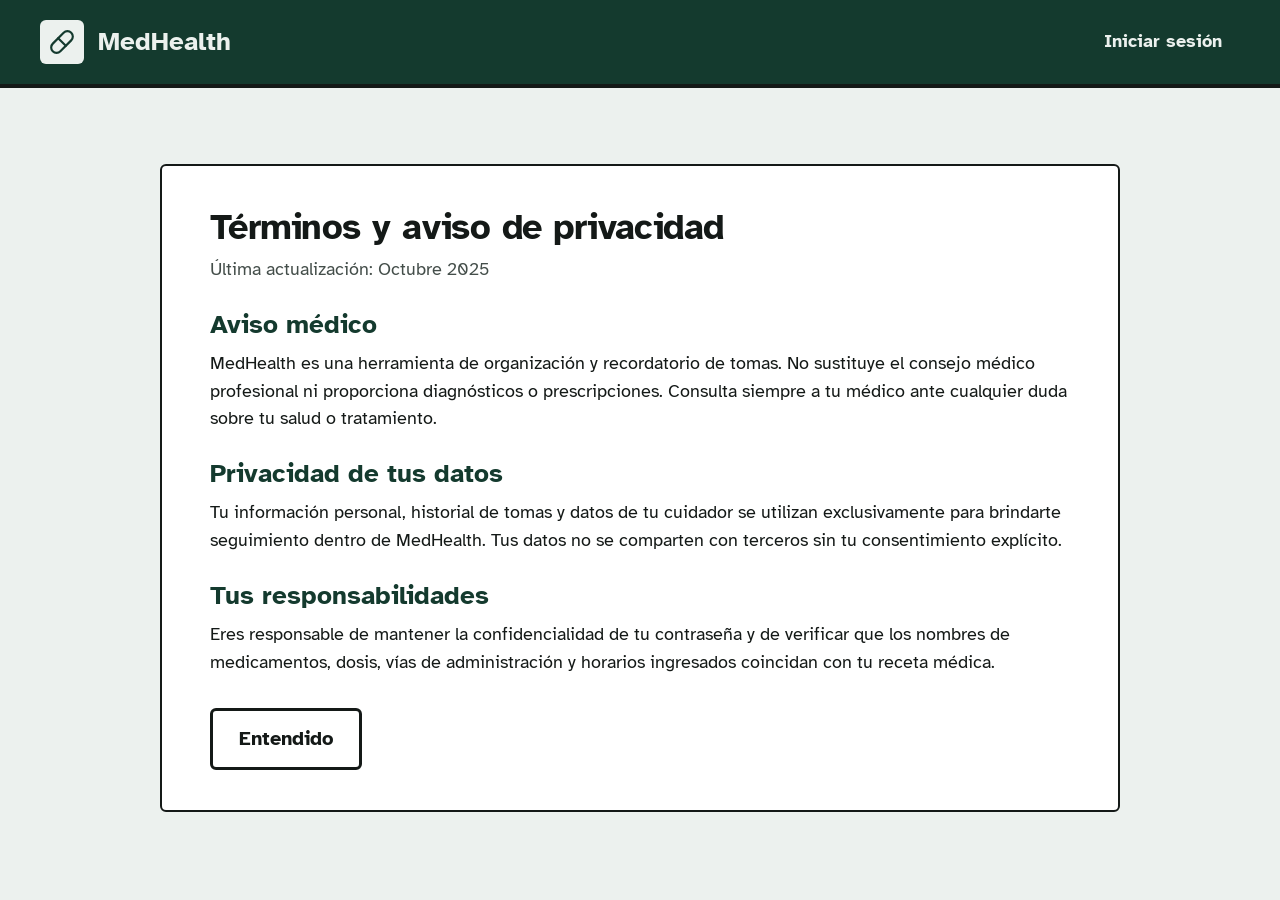
<file: views/terminos.html>
<!DOCTYPE html>
<html lang="es">
<head>
    <meta charset="UTF-8">
    <meta name="viewport" content="width=device-width, initial-scale=1.0">
    <title>Términos y privacidad - MedHealth</title>
    <link rel="stylesheet" href="../assets/css/medhealth.css">
</head>
<body>
    <div class="public-shell">
        <header class="public-topbar">
            <a href="../index.html" class="brand-link">
                <span class="brand-badge">
                    <svg xmlns="http://www.w3.org/2000/svg" width="26" height="26" viewBox="0 0 24 24" fill="none" stroke="currentColor" stroke-width="2" stroke-linecap="round" stroke-linejoin="round" aria-hidden="true"><path d="m10.5 20.5 10-10a4.95 4.95 0 1 0-7-7l-10 10a4.95 4.95 0 1 0 7 7Z"/><path d="m8.5 8.5 7 7"/></svg>
                </span>
                <span>MedHealth</span>
            </a>
            <a href="login.html" class="topbar-link">Iniciar sesión</a>
        </header>

        <main class="public-main">
            <article class="tarjeta tarjeta-form tarjeta-960">
                <h1>Términos y aviso de privacidad</h1>
                <p class="cuerpo text-muted" style="margin-top: 8px;">Última actualización: Octubre 2025</p>

                <div class="terms-body">
                    <section class="terms-section">
                        <h2>Aviso médico</h2>
                        <p class="cuerpo">
                            MedHealth es una herramienta de organización y recordatorio de tomas. No sustituye el consejo médico profesional ni proporciona diagnósticos o prescripciones. Consulta siempre a tu médico ante cualquier duda sobre tu salud o tratamiento.
                        </p>
                    </section>

                    <section class="terms-section">
                        <h2>Privacidad de tus datos</h2>
                        <p class="cuerpo">
                            Tu información personal, historial de tomas y datos de tu cuidador se utilizan exclusivamente para brindarte seguimiento dentro de MedHealth. Tus datos no se comparten con terceros sin tu consentimiento explícito.
                        </p>
                    </section>

                    <section class="terms-section">
                        <h2>Tus responsabilidades</h2>
                        <p class="cuerpo">
                            Eres responsable de mantener la confidencialidad de tu contraseña y de verificar que los nombres de medicamentos, dosis, vías de administración y horarios ingresados coincidan con tu receta médica.
                        </p>
                    </section>
                </div>

                <div>
                    <button type="button" id="btn-entendido" class="btn btn-secundario">Entendido</button>
                </div>
            </article>
        </main>
    </div>

    <script>
    document.getElementById('btn-entendido').addEventListener('click', function () {
        if (window.history.length > 1) {
            window.history.back();
        } else {
            window.location.href = '../index.html';
        }
    });
    </script>
</body>
</html>
</file>
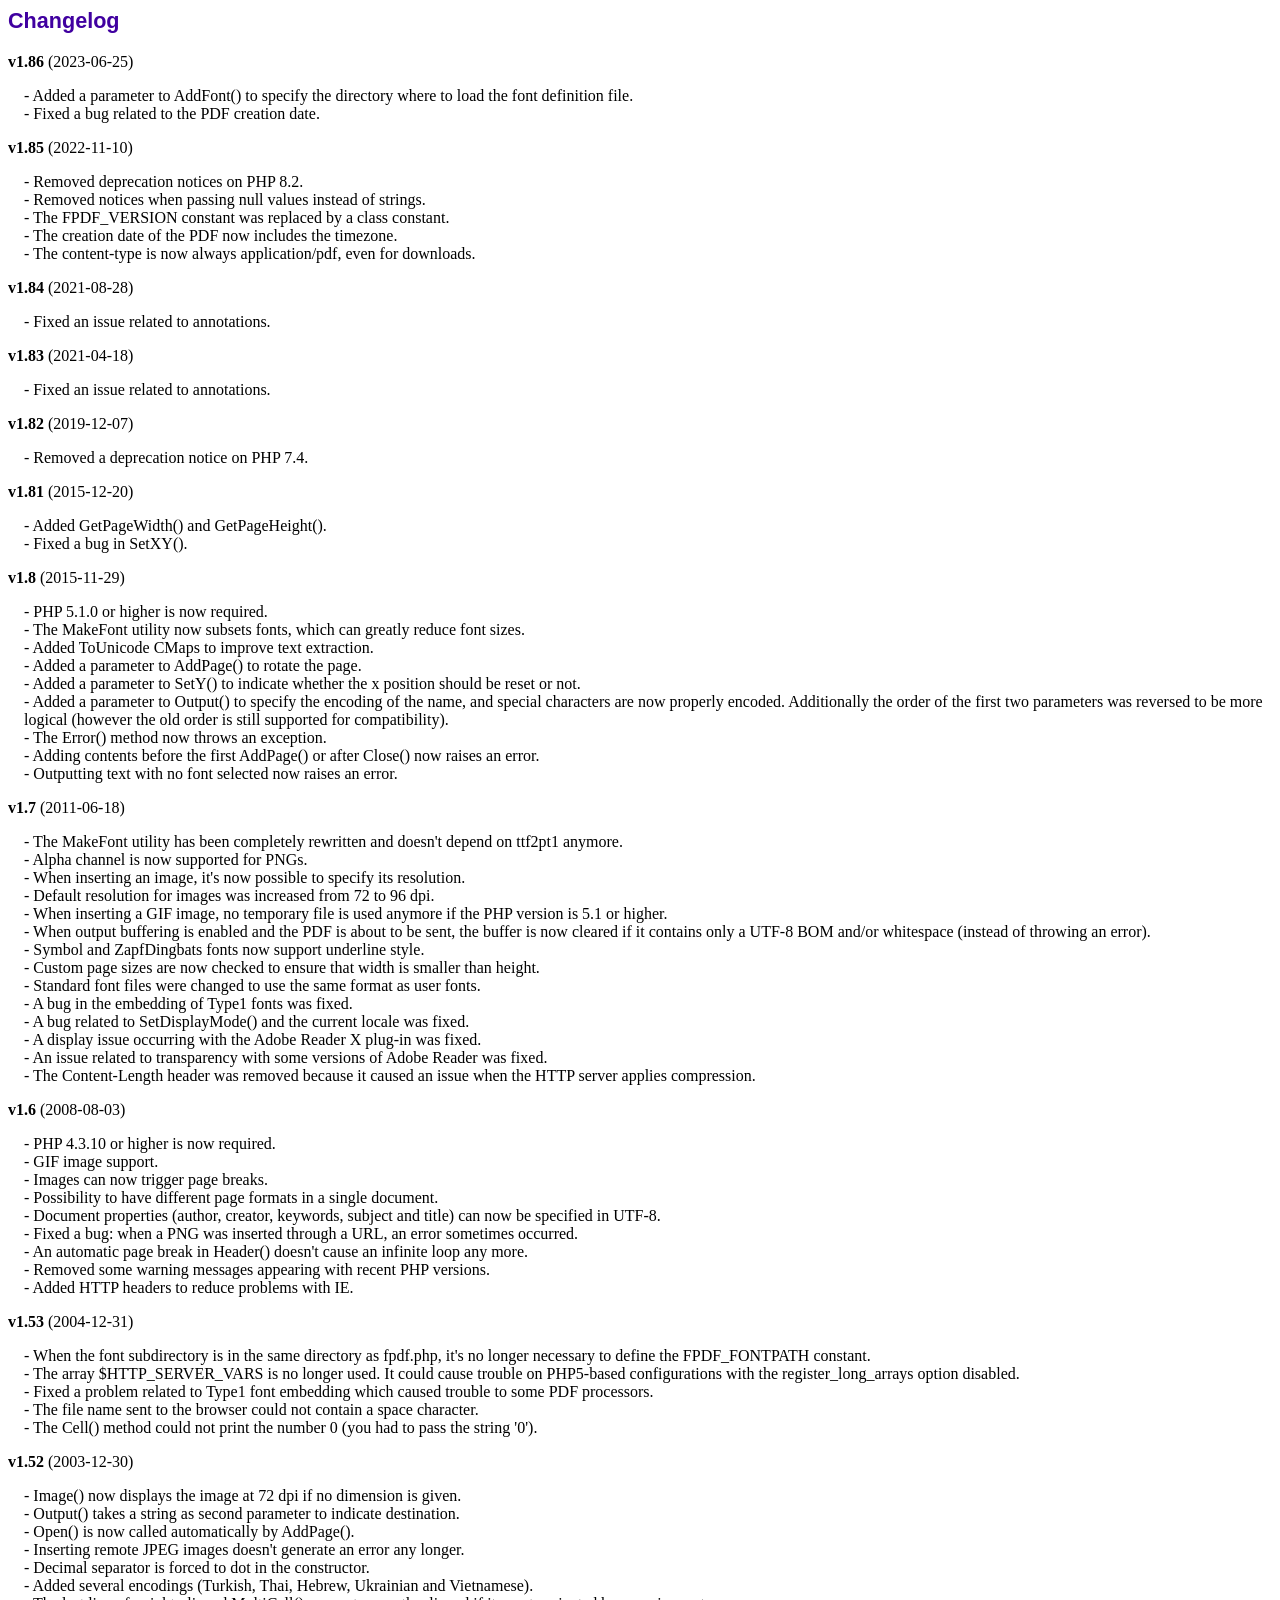
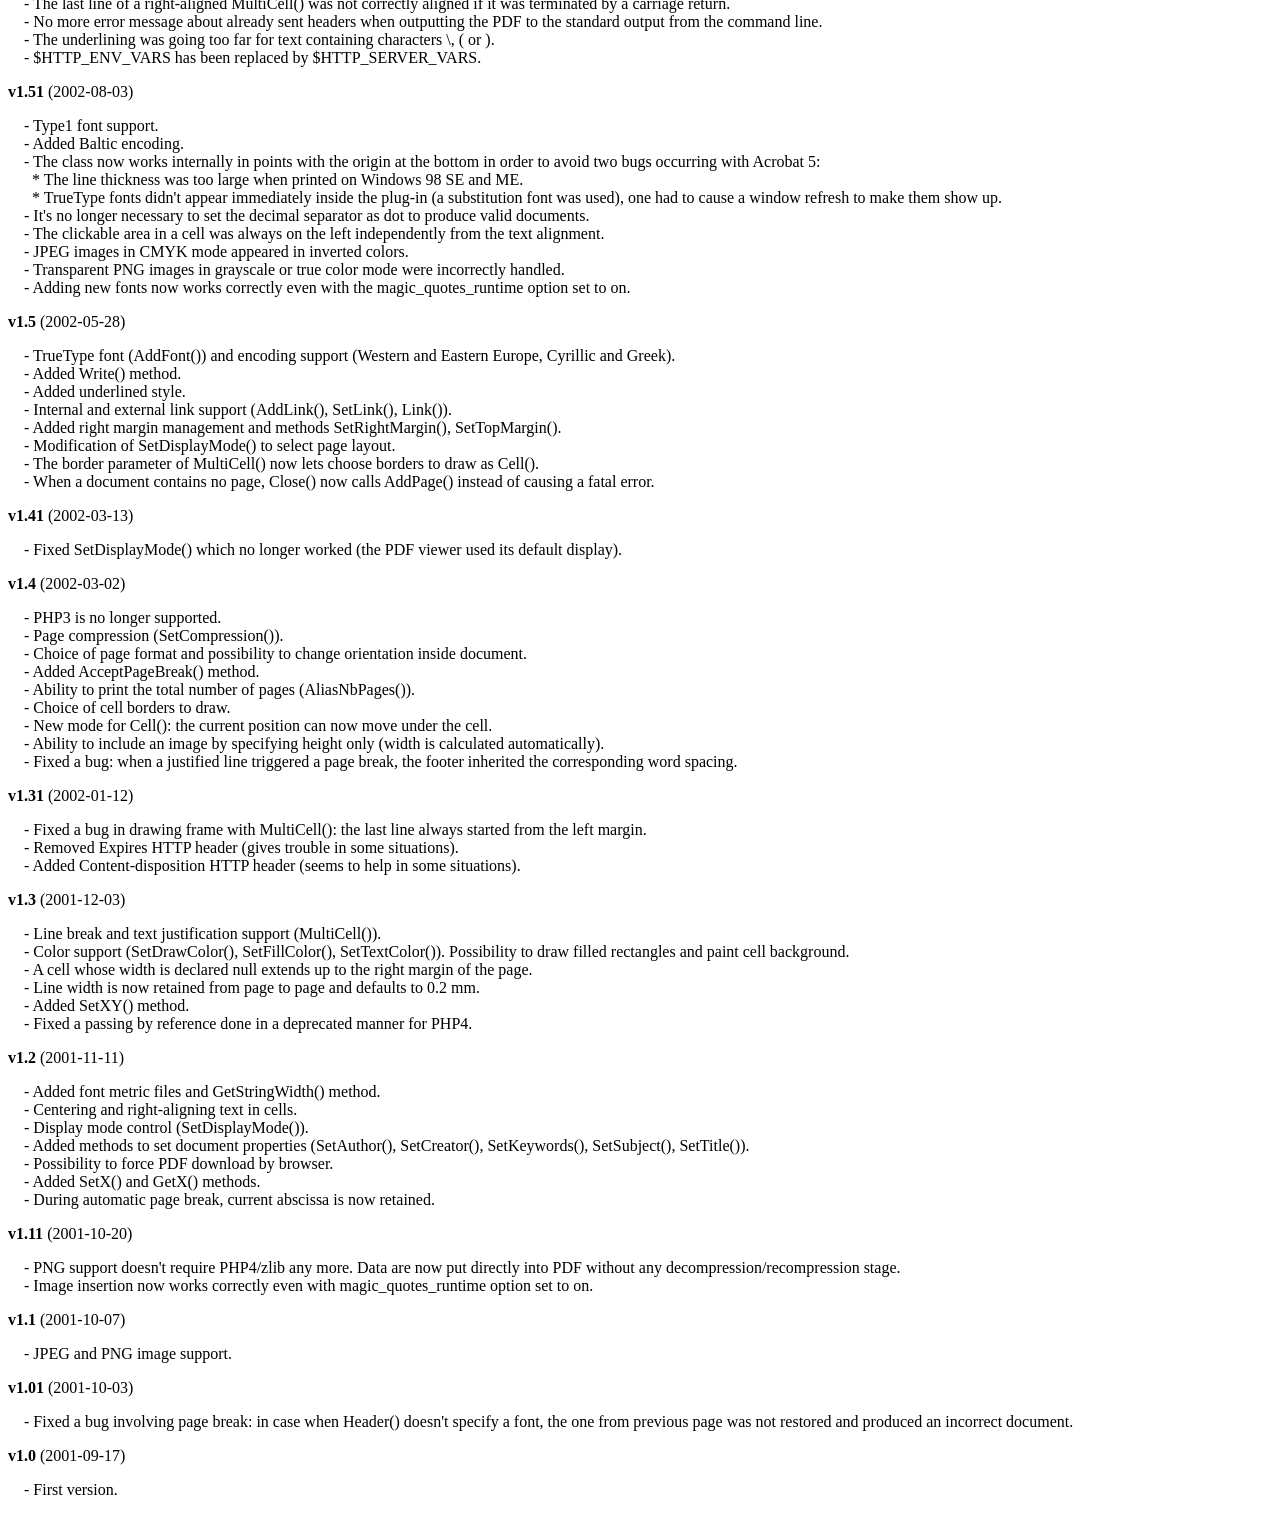
<file: libs/fpdf/changelog.htm>
<!DOCTYPE html PUBLIC "-//W3C//DTD HTML 4.01 Transitional//EN">
<html>
<head>
<meta http-equiv="Content-Type" content="text/html; charset=UTF-8">
<title>Changelog</title>
<link type="text/css" rel="stylesheet" href="fpdf.css">
<style type="text/css">
dd {margin:1em 0 1em 1em}
</style>
</head>
<body>
<h1>Changelog</h1>
<dl>
<dt><strong>v1.86</strong> (2023-06-25)</dt>
<dd>
- Added a parameter to AddFont() to specify the directory where to load the font definition file.<br>
- Fixed a bug related to the PDF creation date.<br>
</dd>
<dt><strong>v1.85</strong> (2022-11-10)</dt>
<dd>
- Removed deprecation notices on PHP 8.2.<br>
- Removed notices when passing null values instead of strings.<br>
- The FPDF_VERSION constant was replaced by a class constant.<br>
- The creation date of the PDF now includes the timezone.<br>
- The content-type is now always application/pdf, even for downloads.<br>
</dd>
<dt><strong>v1.84</strong> (2021-08-28)</dt>
<dd>
- Fixed an issue related to annotations.<br>
</dd>
<dt><strong>v1.83</strong> (2021-04-18)</dt>
<dd>
- Fixed an issue related to annotations.<br>
</dd>
<dt><strong>v1.82</strong> (2019-12-07)</dt>
<dd>
- Removed a deprecation notice on PHP 7.4.<br>
</dd>
<dt><strong>v1.81</strong> (2015-12-20)</dt>
<dd>
- Added GetPageWidth() and GetPageHeight().<br>
- Fixed a bug in SetXY().<br>
</dd>
<dt><strong>v1.8</strong> (2015-11-29)</dt>
<dd>
- PHP 5.1.0 or higher is now required.<br>
- The MakeFont utility now subsets fonts, which can greatly reduce font sizes.<br>
- Added ToUnicode CMaps to improve text extraction.<br>
- Added a parameter to AddPage() to rotate the page.<br>
- Added a parameter to SetY() to indicate whether the x position should be reset or not.<br>
- Added a parameter to Output() to specify the encoding of the name, and special characters are now properly encoded. Additionally the order of the first two parameters was reversed to be more logical (however the old order is still supported for compatibility).<br>
- The Error() method now throws an exception.<br>
- Adding contents before the first AddPage() or after Close() now raises an error.<br>
- Outputting text with no font selected now raises an error.<br>
</dd>
<dt><strong>v1.7</strong> (2011-06-18)</dt>
<dd>
- The MakeFont utility has been completely rewritten and doesn't depend on ttf2pt1 anymore.<br>
- Alpha channel is now supported for PNGs.<br>
- When inserting an image, it's now possible to specify its resolution.<br>
- Default resolution for images was increased from 72 to 96 dpi.<br>
- When inserting a GIF image, no temporary file is used anymore if the PHP version is 5.1 or higher.<br>
- When output buffering is enabled and the PDF is about to be sent, the buffer is now cleared if it contains only a UTF-8 BOM and/or whitespace (instead of throwing an error).<br>
- Symbol and ZapfDingbats fonts now support underline style.<br>
- Custom page sizes are now checked to ensure that width is smaller than height.<br>
- Standard font files were changed to use the same format as user fonts.<br>
- A bug in the embedding of Type1 fonts was fixed.<br>
- A bug related to SetDisplayMode() and the current locale was fixed.<br>
- A display issue occurring with the Adobe Reader X plug-in was fixed.<br>
- An issue related to transparency with some versions of Adobe Reader was fixed.<br>
- The Content-Length header was removed because it caused an issue when the HTTP server applies compression.<br>
</dd>
<dt><strong>v1.6</strong> (2008-08-03)</dt>
<dd>
- PHP 4.3.10 or higher is now required.<br>
- GIF image support.<br>
- Images can now trigger page breaks.<br>
- Possibility to have different page formats in a single document.<br>
- Document properties (author, creator, keywords, subject and title) can now be specified in UTF-8.<br>
- Fixed a bug: when a PNG was inserted through a URL, an error sometimes occurred.<br>
- An automatic page break in Header() doesn't cause an infinite loop any more.<br>
- Removed some warning messages appearing with recent PHP versions.<br>
- Added HTTP headers to reduce problems with IE.<br>
</dd>
<dt><strong>v1.53</strong> (2004-12-31)</dt>
<dd>
- When the font subdirectory is in the same directory as fpdf.php, it's no longer necessary to define the FPDF_FONTPATH constant.<br>
- The array $HTTP_SERVER_VARS is no longer used. It could cause trouble on PHP5-based configurations with the register_long_arrays option disabled.<br>
- Fixed a problem related to Type1 font embedding which caused trouble to some PDF processors.<br>
- The file name sent to the browser could not contain a space character.<br>
- The Cell() method could not print the number 0 (you had to pass the string '0').<br>
</dd>
<dt><strong>v1.52</strong> (2003-12-30)</dt>
<dd>
- Image() now displays the image at 72 dpi if no dimension is given.<br>
- Output() takes a string as second parameter to indicate destination.<br>
- Open() is now called automatically by AddPage().<br>
- Inserting remote JPEG images doesn't generate an error any longer.<br>
- Decimal separator is forced to dot in the constructor.<br>
- Added several encodings (Turkish, Thai, Hebrew, Ukrainian and Vietnamese).<br>
- The last line of a right-aligned MultiCell() was not correctly aligned if it was terminated by a carriage return.<br>
- No more error message about already sent headers when outputting the PDF to the standard output from the command line.<br>
- The underlining was going too far for text containing characters \, ( or ).<br>
- $HTTP_ENV_VARS has been replaced by $HTTP_SERVER_VARS.<br>
</dd>
<dt><strong>v1.51</strong> (2002-08-03)</dt>
<dd>
- Type1 font support.<br>
- Added Baltic encoding.<br>
- The class now works internally in points with the origin at the bottom in order to avoid two bugs occurring with Acrobat 5:<br>&nbsp;&nbsp;* The line thickness was too large when printed on Windows 98 SE and ME.<br>&nbsp;&nbsp;* TrueType fonts didn't appear immediately inside the plug-in (a substitution font was used), one had to cause a window refresh to make them show up.<br>
- It's no longer necessary to set the decimal separator as dot to produce valid documents.<br>
- The clickable area in a cell was always on the left independently from the text alignment.<br>
- JPEG images in CMYK mode appeared in inverted colors.<br>
- Transparent PNG images in grayscale or true color mode were incorrectly handled.<br>
- Adding new fonts now works correctly even with the magic_quotes_runtime option set to on.<br>
</dd>
<dt><strong>v1.5</strong> (2002-05-28)</dt>
<dd>
- TrueType font (AddFont()) and encoding support (Western and Eastern Europe, Cyrillic and Greek).<br>
- Added Write() method.<br>
- Added underlined style.<br>
- Internal and external link support (AddLink(), SetLink(), Link()).<br>
- Added right margin management and methods SetRightMargin(), SetTopMargin().<br>
- Modification of SetDisplayMode() to select page layout.<br>
- The border parameter of MultiCell() now lets choose borders to draw as Cell().<br>
- When a document contains no page, Close() now calls AddPage() instead of causing a fatal error.<br>
</dd>
<dt><strong>v1.41</strong> (2002-03-13)</dt>
<dd>
- Fixed SetDisplayMode() which no longer worked (the PDF viewer used its default display).<br>
</dd>
<dt><strong>v1.4</strong> (2002-03-02)</dt>
<dd>
- PHP3 is no longer supported.<br>
- Page compression (SetCompression()).<br>
- Choice of page format and possibility to change orientation inside document.<br>
- Added AcceptPageBreak() method.<br>
- Ability to print the total number of pages (AliasNbPages()).<br>
- Choice of cell borders to draw.<br>
- New mode for Cell(): the current position can now move under the cell.<br>
- Ability to include an image by specifying height only (width is calculated automatically).<br>
- Fixed a bug: when a justified line triggered a page break, the footer inherited the corresponding word spacing.<br>
</dd>
<dt><strong>v1.31</strong> (2002-01-12)</dt>
<dd>
- Fixed a bug in drawing frame with MultiCell(): the last line always started from the left margin.<br>
- Removed Expires HTTP header (gives trouble in some situations).<br>
- Added Content-disposition HTTP header (seems to help in some situations).<br>
</dd>
<dt><strong>v1.3</strong> (2001-12-03)</dt>
<dd>
- Line break and text justification support (MultiCell()).<br>
- Color support (SetDrawColor(), SetFillColor(), SetTextColor()). Possibility to draw filled rectangles and paint cell background.<br>
- A cell whose width is declared null extends up to the right margin of the page.<br>
- Line width is now retained from page to page and defaults to 0.2 mm.<br>
- Added SetXY() method.<br>
- Fixed a passing by reference done in a deprecated manner for PHP4.<br>
</dd>
<dt><strong>v1.2</strong> (2001-11-11)</dt>
<dd>
- Added font metric files and GetStringWidth() method.<br>
- Centering and right-aligning text in cells.<br>
- Display mode control (SetDisplayMode()).<br>
- Added methods to set document properties (SetAuthor(), SetCreator(), SetKeywords(), SetSubject(), SetTitle()).<br>
- Possibility to force PDF download by browser.<br>
- Added SetX() and GetX() methods.<br>
- During automatic page break, current abscissa is now retained.<br>
</dd>
<dt><strong>v1.11</strong> (2001-10-20)</dt>
<dd>
- PNG support doesn't require PHP4/zlib any more. Data are now put directly into PDF without any decompression/recompression stage.<br>
- Image insertion now works correctly even with magic_quotes_runtime option set to on.<br>
</dd>
<dt><strong>v1.1</strong> (2001-10-07)</dt>
<dd>
- JPEG and PNG image support.<br>
</dd>
<dt><strong>v1.01</strong> (2001-10-03)</dt>
<dd>
- Fixed a bug involving page break: in case when Header() doesn't specify a font, the one from previous page was not restored and produced an incorrect document.<br>
</dd>
<dt><strong>v1.0</strong> (2001-09-17)</dt>
<dd>
- First version.<br>
</dd>
</dl>
</body>
</html>
</file>
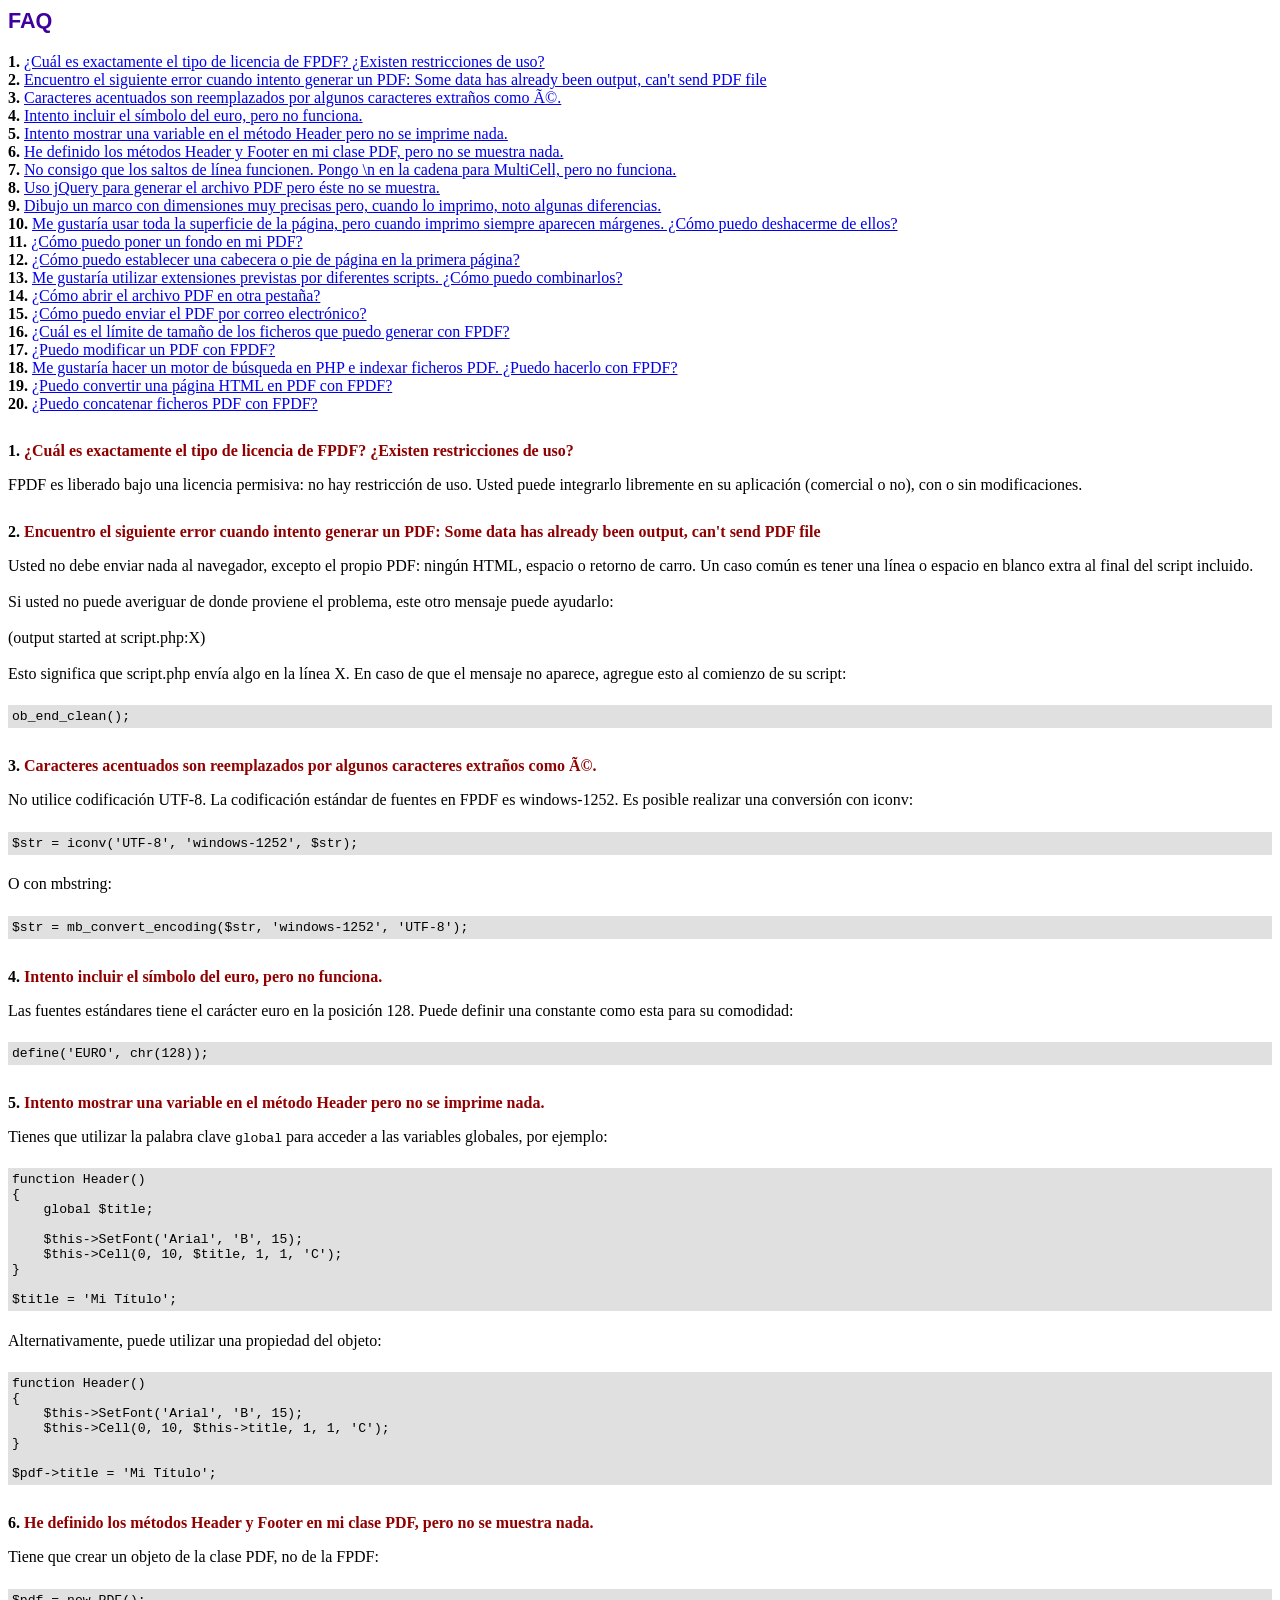
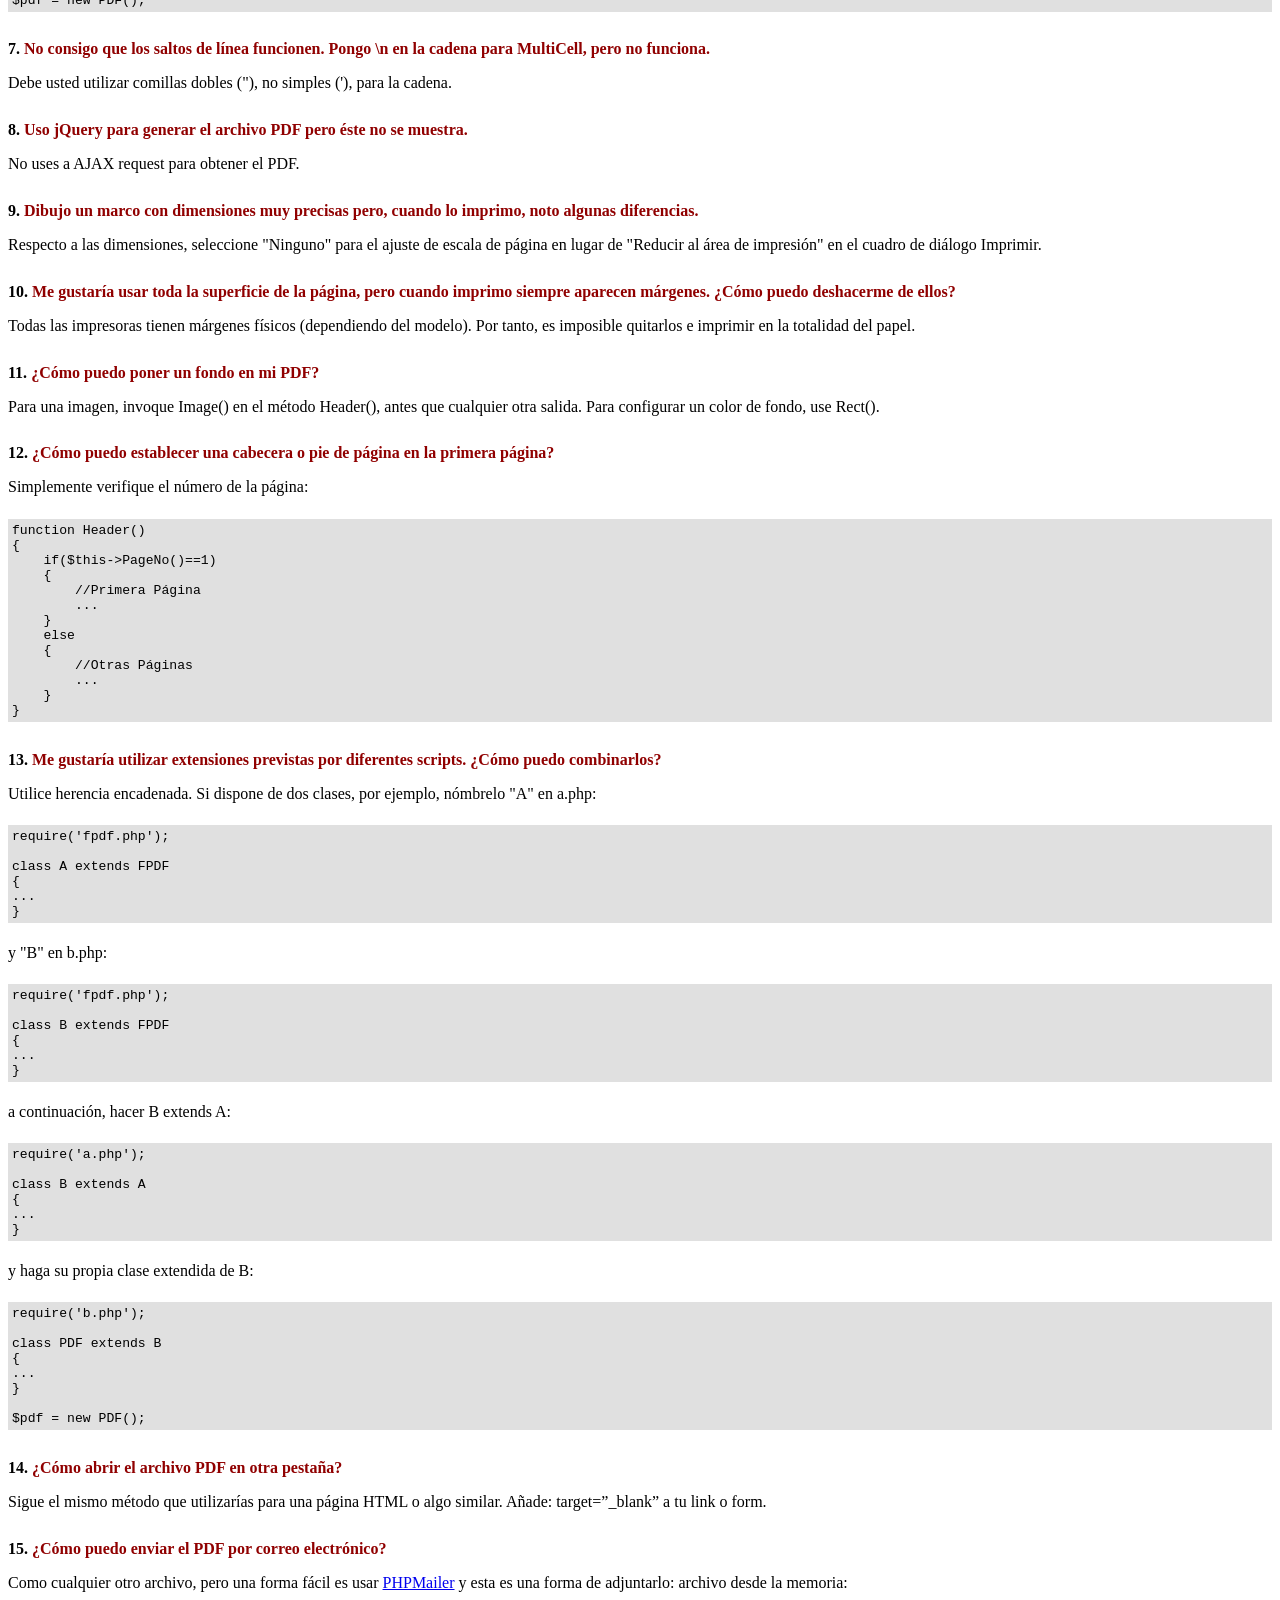
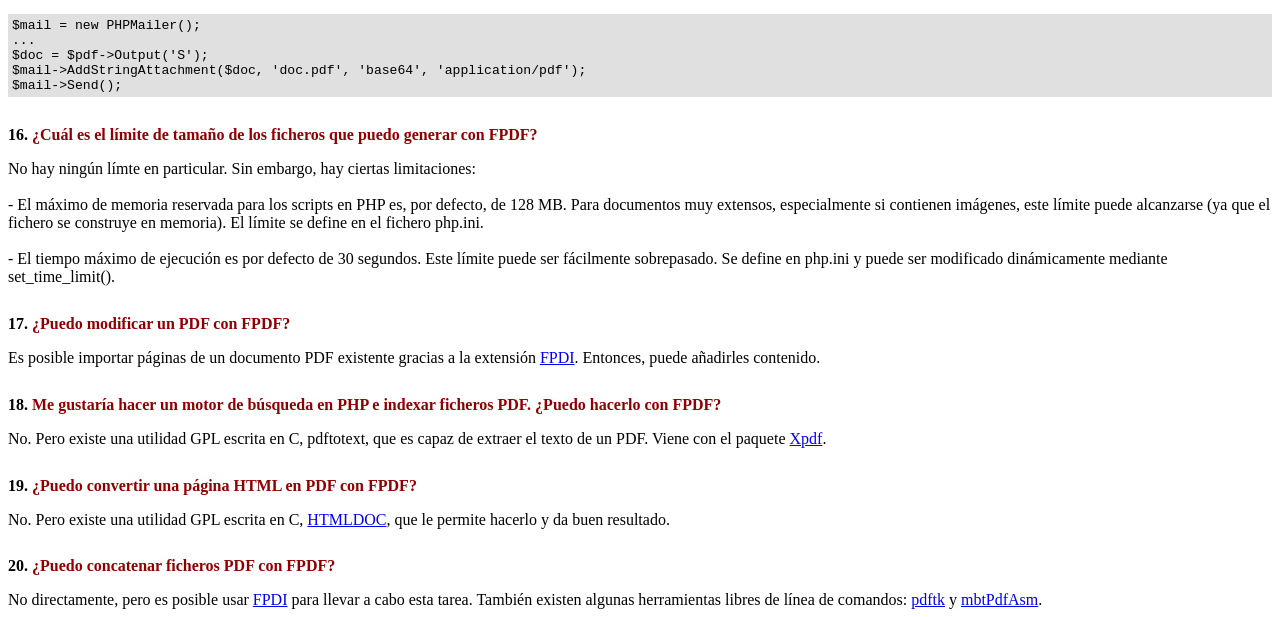
<file: libs/fpdf/FAQ.htm>
<!DOCTYPE html PUBLIC "-//W3C//DTD HTML 4.01 Transitional//EN">
<html>
<head>
<meta http-equiv="Content-Type" content="text/html; charset=UTF-8">
<title>FAQ</title>
<link type="text/css" rel="stylesheet" href="fpdf.css">
<style type="text/css">
ul {list-style-type:none; margin:0; padding:0}
ul#answers li {margin-top:1.8em}
.question {font-weight:bold; color:#900000}
</style>
</head>
<body>
<h1>FAQ</h1>
<ul>
<li><b>1.</b> <a href='#q1'>¿Cuál es exactamente el tipo de licencia de FPDF? ¿Existen restricciones de uso?</a></li>
<li><b>2.</b> <a href='#q2'>Encuentro el siguiente error cuando intento generar un PDF: Some data has already been output, can't send PDF file</a></li>
<li><b>3.</b> <a href='#q3'>Caracteres acentuados son reemplazados por algunos caracteres extraños como Ã©.</a></li>
<li><b>4.</b> <a href='#q4'>Intento incluir el símbolo del euro, pero no funciona.</a></li>
<li><b>5.</b> <a href='#q5'>Intento mostrar una variable en el método Header pero no se imprime nada.</a></li>
<li><b>6.</b> <a href='#q6'>He definido los métodos Header y Footer en mi clase PDF, pero no se muestra nada.</a></li>
<li><b>7.</b> <a href='#q7'>No consigo que los saltos de línea funcionen. Pongo \n en la cadena para MultiCell, pero no funciona.</a></li>
<li><b>8.</b> <a href='#q8'>Uso jQuery para generar el archivo PDF pero éste no se muestra.</a></li>
<li><b>9.</b> <a href='#q9'>Dibujo un marco con dimensiones muy precisas pero, cuando lo imprimo, noto algunas diferencias.</a></li>
<li><b>10.</b> <a href='#q10'>Me gustaría usar toda la superficie de la página, pero cuando imprimo siempre aparecen márgenes. ¿Cómo puedo deshacerme de ellos?</a></li>
<li><b>11.</b> <a href='#q11'>¿Cómo puedo poner un fondo en mi PDF?</a></li>
<li><b>12.</b> <a href='#q12'>¿Cómo puedo establecer una cabecera o pie de página en la primera página?</a></li>
<li><b>13.</b> <a href='#q13'>Me gustaría utilizar extensiones previstas por diferentes scripts. ¿Cómo puedo combinarlos?</a></li>
<li><b>14.</b> <a href='#q14'>¿Cómo abrir el archivo PDF en otra pestaña?</a></li>
<li><b>15.</b> <a href='#q15'>¿Cómo puedo enviar el PDF por correo electrónico?</a></li>
<li><b>16.</b> <a href='#q16'>¿Cuál es el límite de tamaño de los ficheros que puedo generar con FPDF?</a></li>
<li><b>17.</b> <a href='#q17'>¿Puedo modificar un PDF con FPDF?</a></li>
<li><b>18.</b> <a href='#q18'>Me gustaría hacer un motor de búsqueda en PHP e indexar ficheros PDF. ¿Puedo hacerlo con FPDF?</a></li>
<li><b>19.</b> <a href='#q19'>¿Puedo convertir una página HTML en PDF con FPDF?</a></li>
<li><b>20.</b> <a href='#q20'>¿Puedo concatenar ficheros PDF con FPDF?</a></li>
</ul>

<ul id='answers'>
<li id='q1'>
<p><b>1.</b> <span class='question'>¿Cuál es exactamente el tipo de licencia de FPDF? ¿Existen restricciones de uso?</span></p>
FPDF es liberado bajo una licencia permisiva: no hay restricción de uso. Usted puede integrarlo
libremente en su aplicación (comercial o no), con o sin modificaciones.
</li>

<li id='q2'>
<p><b>2.</b> <span class='question'>Encuentro el siguiente error cuando intento generar un PDF: Some data has already been output, can't send PDF file</span></p>
Usted no debe enviar nada al navegador, excepto el propio PDF: ningún HTML, espacio o retorno de carro. Un caso común
es tener una línea o espacio en blanco extra al final del script incluido.<br>
<br>
Si usted no puede averiguar de donde proviene el problema, este otro mensaje puede ayudarlo:<br>
<br>
(output started at script.php:X)<br>
<br>
Esto significa que script.php envía algo en la línea X. En caso de que el mensaje no aparece, agregue esto al
comienzo de su script:
<div class="doc-source">
<pre><code>ob_end_clean();</code></pre>
</div>
</li>

<li id='q3'>
<p><b>3.</b> <span class='question'>Caracteres acentuados son reemplazados por algunos caracteres extraños como Ã©.</span></p>
No utilice codificación UTF-8. La codificación estándar de fuentes en FPDF es windows-1252.
Es posible realizar una conversión con iconv:
<div class="doc-source">
<pre><code>$str = iconv('UTF-8', 'windows-1252', $str);</code></pre>
</div>
O con mbstring:
<div class="doc-source">
<pre><code>$str = mb_convert_encoding($str, 'windows-1252', 'UTF-8');</code></pre>
</div>
</li>

<li id='q4'>
<p><b>4.</b> <span class='question'>Intento incluir el símbolo del euro, pero no funciona.</span></p>
Las fuentes estándares tiene el carácter euro en la posición 128. Puede definir una constante
como esta para su comodidad:
<div class="doc-source">
<pre><code>define('EURO', chr(128));</code></pre>
</div>
</li>

<li id='q5'>
<p><b>5.</b> <span class='question'>Intento mostrar una variable en el método Header pero no se imprime nada.</span></p>
Tienes que utilizar la palabra clave <code>global</code> para acceder a las variables globales, por ejemplo:
<div class="doc-source">
<pre><code>function Header()
{
    global $title;

    $this-&gt;SetFont('Arial', 'B', 15);
    $this-&gt;Cell(0, 10, $title, 1, 1, 'C');
}

$title = 'Mi Título';</code></pre>
</div>
Alternativamente, puede utilizar una propiedad del objeto:
<div class="doc-source">
<pre><code>function Header()
{
    $this-&gt;SetFont('Arial', 'B', 15);
    $this-&gt;Cell(0, 10, $this-&gt;title, 1, 1, 'C');
}

$pdf-&gt;title = 'Mi Título';</code></pre>
</div>
</li>

<li id='q6'>
<p><b>6.</b> <span class='question'>He definido los métodos Header y Footer en mi clase PDF, pero no se muestra nada.</span></p>
Tiene que crear un objeto de la clase PDF, no de la FPDF:
<div class="doc-source">
<pre><code>$pdf = new PDF();</code></pre>
</div>
</li>

<li id='q7'>
<p><b>7.</b> <span class='question'>No consigo que los saltos de línea funcionen. Pongo \n en la cadena para MultiCell, pero no funciona.</span></p>
Debe usted utilizar comillas dobles ("), no simples ('), para la cadena.
</li>

<li id='q8'>
<p><b>8.</b> <span class='question'>Uso jQuery para generar el archivo PDF pero éste no se muestra.</span></p>
No uses a AJAX request para obtener el PDF.
</li>

<li id='q9'>
<p><b>9.</b> <span class='question'>Dibujo un marco con dimensiones muy precisas pero, cuando lo imprimo, noto algunas diferencias.</span></p>
Respecto a las dimensiones, seleccione "Ninguno" para el ajuste de escala de página en lugar de "Reducir al área de impresión" en el cuadro de diálogo Imprimir.
</li>

<li id='q10'>
<p><b>10.</b> <span class='question'>Me gustaría usar toda la superficie de la página, pero cuando imprimo siempre aparecen márgenes. ¿Cómo puedo deshacerme de ellos?</span></p>
Todas las impresoras tienen márgenes físicos (dependiendo del modelo). Por tanto, es imposible quitarlos
e imprimir en la totalidad del papel.
</li>

<li id='q11'>
<p><b>11.</b> <span class='question'>¿Cómo puedo poner un fondo en mi PDF?</span></p>
Para una imagen, invoque Image() en el método Header(), antes que cualquier otra salida. Para configurar un color de fondo, use Rect().
</li>

<li id='q12'>
<p><b>12.</b> <span class='question'>¿Cómo puedo establecer una cabecera o pie de página en la primera página?</span></p>
Simplemente verifique el número de la página:
<div class="doc-source">
<pre><code>function Header()
{
    if($this-&gt;PageNo()==1)
    {
        //Primera Página
        ...
    }
    else
    {
        //Otras Páginas
        ...
    }
}</code></pre>
</div>
</li>

<li id='q13'>
<p><b>13.</b> <span class='question'>Me gustaría utilizar extensiones previstas por diferentes scripts. ¿Cómo puedo combinarlos?</span></p>
Utilice herencia encadenada. Si dispone de dos clases, por ejemplo, nómbrelo "A" en a.php:
<div class="doc-source">
<pre><code>require('fpdf.php');

class A extends FPDF
{
...
}</code></pre>
</div>
y "B" en b.php:
<div class="doc-source">
<pre><code>require('fpdf.php');

class B extends FPDF
{
...
}</code></pre>
</div>
a continuación, hacer B extends A:
<div class="doc-source">
<pre><code>require('a.php');

class B extends A
{
...
}</code></pre>
</div>
y haga su propia clase extendida de B:
<div class="doc-source">
<pre><code>require('b.php');

class PDF extends B
{
...
}

$pdf = new PDF();</code></pre>
</div>
</li>

<li id='q14'>
<p><b>14.</b> <span class='question'>¿Cómo abrir el archivo PDF en otra pestaña?</span></p>
Sigue el mismo método que utilizarías para una página HTML o algo similar.
Añade: target=”_blank” a tu link o form.
</li>

<li id='q15'>
<p><b>15.</b> <span class='question'>¿Cómo puedo enviar el PDF por correo electrónico?</span></p>
Como cualquier otro archivo, pero una forma fácil es usar <a href="https://github.com/PHPMailer/PHPMailer" target="_blank">PHPMailer</a>
y esta es una forma de adjuntarlo: archivo desde la memoria:
<div class="doc-source">
<pre><code>$mail = new PHPMailer();
...
$doc = $pdf-&gt;Output('S');
$mail-&gt;AddStringAttachment($doc, 'doc.pdf', 'base64', 'application/pdf');
$mail-&gt;Send();</code></pre>
</div>
</li>

<li id='q16'>
<p><b>16.</b> <span class='question'>¿Cuál es el límite de tamaño de los ficheros que puedo generar con FPDF?</span></p>
No hay ningún límte en particular. Sin embargo, hay ciertas limitaciones:
<br>
<br>
- El máximo de memoria reservada para los scripts en PHP es, por defecto, de 128 MB. Para documentos
muy extensos, especialmente si contienen imágenes, este límite puede alcanzarse (ya que el fichero
se construye en memoria). El límite se define en el fichero php.ini.
<br>
<br>
- El tiempo máximo de ejecución es por defecto de 30 segundos. Este límite puede ser fácilmente
sobrepasado. Se define en php.ini y puede ser modificado dinámicamente mediante set_time_limit().
</li>

<li id='q17'>
<p><b>17.</b> <span class='question'>¿Puedo modificar un PDF con FPDF?</span></p>
Es posible importar páginas de un documento PDF existente gracias a la extensión
<a href="https://www.setasign.com/products/fpdi/about/" target="_blank">FPDI</a>.
Entonces, puede añadirles contenido.
</li>

<li id='q18'>
<p><b>18.</b> <span class='question'>Me gustaría hacer un motor de búsqueda en PHP e indexar ficheros PDF. ¿Puedo hacerlo con FPDF?</span></p>
No. Pero existe una utilidad GPL escrita en C, pdftotext, que es capaz de extraer el texto de
un PDF. Viene con el paquete <a href="https://www.xpdfreader.com" target="_blank">Xpdf</a>.
</li>

<li id='q19'>
<p><b>19.</b> <span class='question'>¿Puedo convertir una página HTML en PDF con FPDF?</span></p>
No. Pero existe una utilidad GPL escrita en C, <a href="https://www.msweet.org/htmldoc/" target="_blank">HTMLDOC</a>,
que le permite hacerlo y da buen resultado.
</li>

<li id='q20'>
<p><b>20.</b> <span class='question'>¿Puedo concatenar ficheros PDF con FPDF?</span></p>
No directamente, pero es posible usar <a href="https://www.setasign.com/products/fpdi/demos/concatenate-fake/" target="_blank">FPDI</a>
para llevar a cabo esta tarea. También existen algunas herramientas libres de línea de comandos:
<a href="https://www.pdflabs.com/tools/pdftk-the-pdf-toolkit/" target="_blank">pdftk</a> y
<a href="http://thierry.schmit.free.fr/spip/spip.php?article15" target="_blank">mbtPdfAsm</a>.
</li>
</ul>
</body>
</html>
</file>
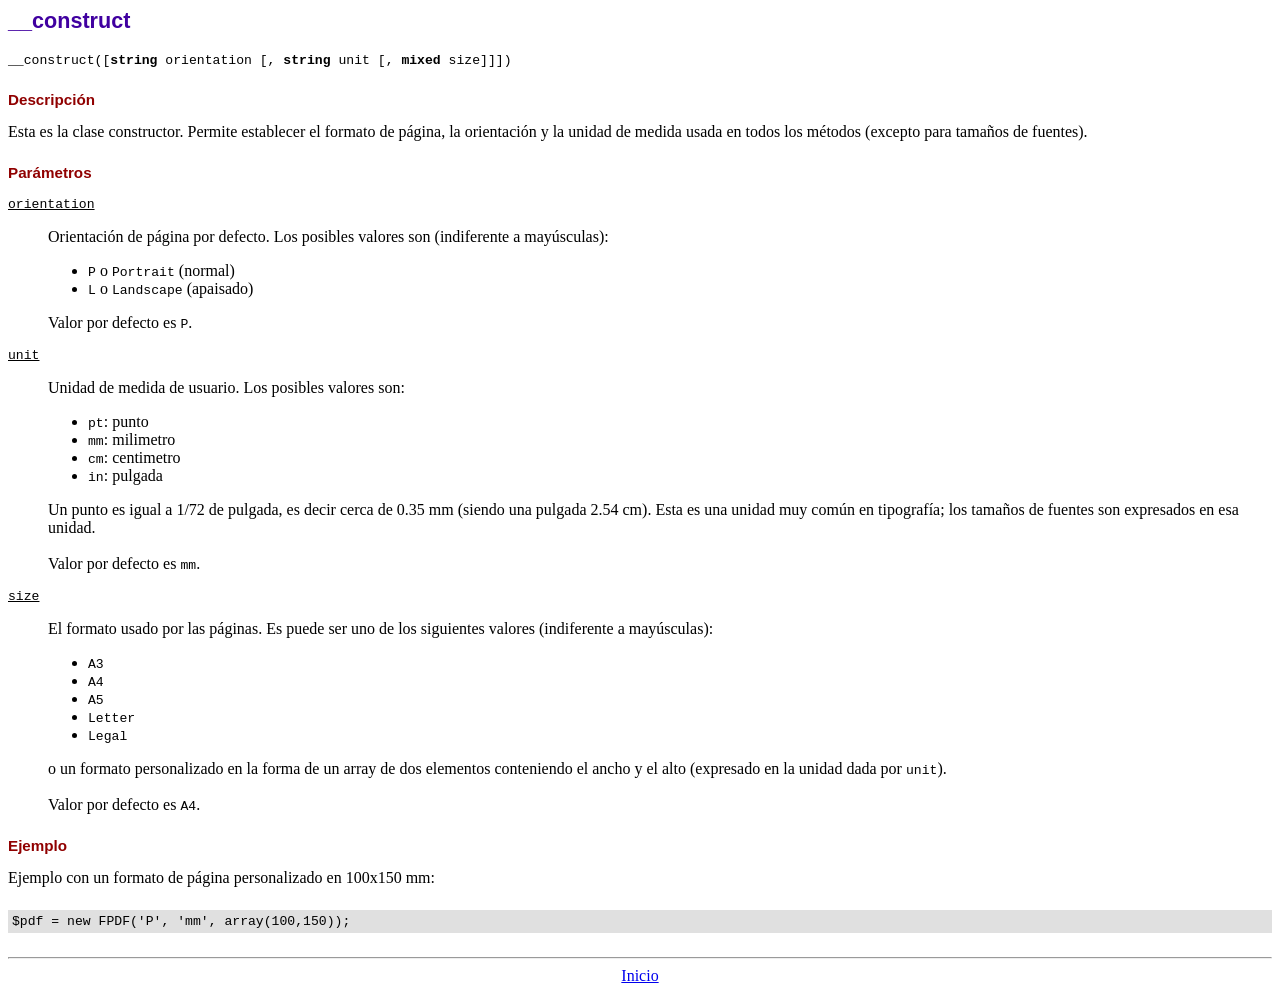
<file: libs/fpdf/doc/__construct.htm>
<!DOCTYPE html PUBLIC "-//W3C//DTD HTML 4.01 Transitional//EN">
<html>
<head>
<meta http-equiv="Content-Type" content="text/html; charset=UTF-8">
<title>__construct</title>
<link type="text/css" rel="stylesheet" href="../fpdf.css">
</head>
<body>
<h1>__construct</h1>
<code>__construct([<b>string</b> orientation [, <b>string</b> unit [, <b>mixed</b> size]]])</code>
<h2>Descripción</h2>
Esta es la clase constructor. Permite establecer el formato de página, la orientación y la unidad de medida usada en todos los métodos (excepto para tamaños de fuentes).
<h2>Parámetros</h2>
<dl class="param">
<dt><code>orientation</code></dt>
<dd>
Orientación de página por defecto. Los posibles valores son (indiferente a mayúsculas):
<ul>
<li><code>P</code> o <code>Portrait</code> (normal)
<li><code>L</code> o <code>Landscape</code> (apaisado)
</ul>
Valor por defecto es <code>P</code>.
</dd>
<dt><code>unit</code></dt>
<dd>
Unidad de medida de usuario. Los posibles valores son:
<ul>
<li><code>pt</code>: punto
<li><code>mm</code>: milimetro
<li><code>cm</code>: centimetro
<li><code>in</code>: pulgada
</ul>
Un punto es igual a 1/72 de pulgada, es decir cerca de 0.35 mm (siendo una pulgada 2.54 cm). Esta es una unidad muy común en tipografía; los tamaños de fuentes son expresados en esa unidad.
<br>
<br>
Valor por defecto es <code>mm</code>.
</dd>
<dt><code>size</code></dt>
<dd>
El formato usado por las páginas. Es puede ser uno de los siguientes valores (indiferente a mayúsculas):
<ul>
<li><code>A3</code>
<li><code>A4</code>
<li><code>A5</code>
<li><code>Letter</code>
<li><code>Legal</code>
</ul>
o un formato personalizado en la forma de un array de dos elementos conteniendo el ancho y el alto (expresado en la unidad dada por <code>unit</code>).
<br>
<br>
Valor por defecto es <code>A4</code>.
</dd>
</dl>
<h2>Ejemplo</h2>
Ejemplo con un formato de página personalizado en 100x150 mm:
<div class="doc-source">
<pre><code>$pdf = new FPDF('P', 'mm', array(100,150));</code></pre>
</div>
<hr style="margin-top:1.5em">
<div style="text-align:center"><a href="index.htm">Inicio</a></div>
</body>
</html>
</file>
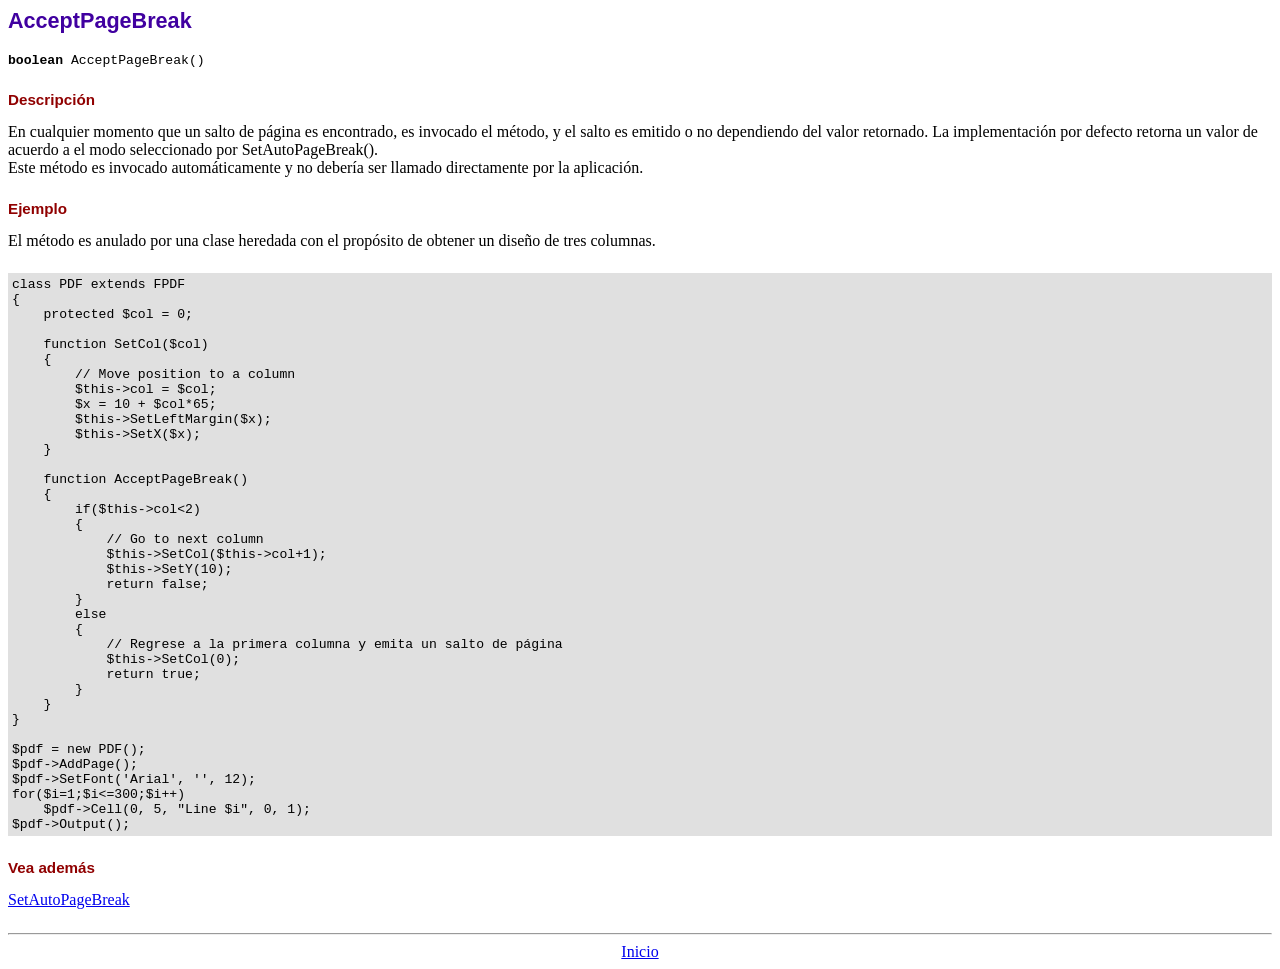
<file: libs/fpdf/doc/acceptpagebreak.htm>
<!DOCTYPE html PUBLIC "-//W3C//DTD HTML 4.01 Transitional//EN">
<html>
<head>
<meta http-equiv="Content-Type" content="text/html; charset=UTF-8">
<title>AcceptPageBreak</title>
<link type="text/css" rel="stylesheet" href="../fpdf.css">
</head>
<body>
<h1>AcceptPageBreak</h1>
<code><b>boolean</b> AcceptPageBreak()</code>
<h2>Descripción</h2>
En cualquier momento que un salto de página es encontrado, es invocado el método, y el salto es emitido o no dependiendo
del valor retornado. La implementación por defecto retorna un valor de acuerdo a el modo seleccionado por SetAutoPageBreak().
<br>
Este método es invocado automáticamente y no debería ser llamado directamente por la aplicación.
<h2>Ejemplo</h2>
El método es anulado por una clase heredada con el propósito de obtener un diseño de tres columnas.
<div class="doc-source">
<pre><code>class PDF extends FPDF
{
    protected $col = 0;

    function SetCol($col)
    {
        // Move position to a column
        $this-&gt;col = $col;
        $x = 10 + $col*65;
        $this-&gt;SetLeftMargin($x);
        $this-&gt;SetX($x);
    }

    function AcceptPageBreak()
    {
        if($this-&gt;col&lt;2)
        {
            // Go to next column
            $this-&gt;SetCol($this-&gt;col+1);
            $this-&gt;SetY(10);
            return false;
        }
        else
        {
            // Regrese a la primera columna y emita un salto de página
            $this-&gt;SetCol(0);
            return true;
        }
    }
}

$pdf = new PDF();
$pdf-&gt;AddPage();
$pdf-&gt;SetFont('Arial', '', 12);
for($i=1;$i&lt;=300;$i++)
    $pdf-&gt;Cell(0, 5, "Line $i", 0, 1);
$pdf-&gt;Output();</code></pre>
</div>
<h2>Vea además</h2>
<a href="setautopagebreak.htm">SetAutoPageBreak</a>
<hr style="margin-top:1.5em">
<div style="text-align:center"><a href="index.htm">Inicio</a></div>
</body>
</html>
</file>
<file: assets/css/medhealth.css>
@import url('https://fonts.googleapis.com/css2?family=Atkinson+Hyperlegible:wght@400;700&display=swap');

:root {
  /* Paleta Lectura Facil Suiza — MedHealth */
  --papel: #ECF1EE;
  --hoja: #FFFFFF;
  --bosque-900: #0E2B22;
  --bosque-800: #143A2E;
  --bosque-700: #1D5040;
  --bosque-100: #E3EDE8;
  --tinta: #141917;
  --tinta-2: #444E4A;
  --regla: #D4CEC2;
  --regla-fuerte: #141917;

  --confirmado: #1B6B46;
  --confirmado-700: #134E33;
  --confirmado-50: #E1F2E9;

  --pendiente: #B06A0C;
  --pendiente-700: #7B4905;
  --pendiente-50: #FFFBF0;

  --error-600: #B83227;
  --error-700: #91241B;
  --error-50: #FCECEB;

  /* Compatibilidad con variables usadas en vistas existentes */
  --primario-600: var(--bosque-800);
  --primario-700: var(--bosque-900);
  --secundario-500: var(--pendiente);
  --secundario-200: var(--bosque-100);
  --secundario-50: var(--papel);
  --acento-500: var(--confirmado);
  --acento-700: var(--confirmado-700);
  --acento-50: var(--confirmado-50);
  --fondo: var(--hoja);
  --texto: var(--tinta);
  --texto-2: var(--tinta-2);
  --borde: var(--regla);
  --alerta-500: var(--pendiente);
  --alerta-50: var(--pendiente-50);
  --alerta-700: var(--pendiente-700);

  --sp-1: 4px;
  --sp-2: 8px;
  --sp-3: 12px;
  --sp-4: 16px;
  --sp-5: 20px;
  --sp-6: 24px;
  --sp-8: 32px;
  --sp-10: 40px;
  --sp-12: 48px;
  --sp-14: 56px;

  --radius-btn: 6px;
  --radius-input: 6px;
  --radius-card-sm: 6px;
  --radius-card-lg: 6px;
  --radius-pill: 4px;
}

*,
*::before,
*::after {
  box-sizing: border-box;
  margin: 0;
  padding: 0;
}

html {
  scroll-behavior: smooth;
  scrollbar-color: var(--bosque-800) var(--papel);
}

::selection {
  background-color: var(--bosque-800);
  color: var(--papel);
}

body {
  font-family: "Atkinson Hyperlegible", system-ui, -apple-system, sans-serif;
  background-color: var(--papel);
  color: var(--tinta);
  font-size: 1.125rem;
  line-height: 1.625rem;
  font-weight: 400;
  min-height: 100vh;
  caret-color: var(--bosque-800);
}

a {
  color: var(--bosque-800);
  text-underline-offset: 4px;
  text-decoration-thickness: 2px;
}

a:hover {
  color: var(--bosque-900);
}

/* ================== TIPOGRAFIA ================== */
.text-display {
  font-size: 2.75rem;
  line-height: 1.12;
  letter-spacing: -0.02em;
  font-weight: 700;
  color: var(--tinta);
  text-wrap: balance;
}

h1,
.text-h1 {
  font-size: 2.25rem;
  line-height: 1.18;
  letter-spacing: -0.015em;
  font-weight: 700;
  color: var(--tinta);
  text-wrap: balance;
}

h2,
.text-h2 {
  font-size: 1.625rem;
  line-height: 1.3;
  font-weight: 700;
  color: var(--tinta);
}

.cuerpo-grande {
  font-size: 1.375rem;
  line-height: 1.5;
  font-weight: 400;
}

.cuerpo-grande-bold {
  font-size: 1.375rem;
  line-height: 1.45;
  font-weight: 700;
}

.cuerpo {
  font-size: 1.125rem;
  line-height: 1.55;
  font-weight: 400;
}

.cuerpo-bold {
  font-size: 1.125rem;
  line-height: 1.55;
  font-weight: 700;
}

.etiqueta {
  font-size: 1rem;
  line-height: 1.35;
  font-weight: 700;
}

.text-muted {
  color: var(--tinta-2);
}

.tabular {
  font-variant-numeric: tabular-nums;
}

/* ================== UTILIDADES DE FOCO ================== */
:focus-visible {
  outline: 3px solid var(--pendiente);
  outline-offset: 3px;
}

/* ================== BOTONES ================== */
.btn {
  display: inline-flex;
  align-items: center;
  justify-content: center;
  gap: 10px;
  min-height: 58px;
  padding: 14px 26px;
  border-radius: var(--radius-btn);
  font-family: inherit;
  font-size: 1.25rem;
  line-height: 1.4;
  font-weight: 700;
  text-decoration: none;
  cursor: pointer;
  border: 3px solid transparent;
  transition: background-color 0.14s ease, border-color 0.14s ease, color 0.14s ease;
  text-align: center;
}

.btn svg {
  flex-shrink: 0;
}

.btn-block {
  width: 100%;
}

.btn-primario {
  background-color: var(--bosque-800);
  color: var(--hoja);
  border-color: var(--bosque-800);
}

.btn-primario:hover {
  background-color: var(--bosque-900);
  border-color: var(--bosque-900);
  color: var(--hoja);
}

.btn-secundario {
  background-color: var(--hoja);
  color: var(--tinta);
  border-color: var(--tinta);
}

.btn-secundario:hover {
  background-color: var(--papel);
  color: var(--bosque-900);
  border-color: var(--bosque-900);
}

.btn-confirmar {
  background-color: var(--confirmado);
  color: var(--hoja);
  border-color: var(--confirmado);
  font-size: 1.25rem;
  font-weight: 700;
}

.btn-confirmar:hover {
  background-color: var(--confirmado-700);
  border-color: var(--confirmado-700);
  color: var(--hoja);
}

.btn-peligro {
  background-color: var(--error-600);
  color: var(--hoja);
  border-color: var(--error-600);
}

.btn-peligro:hover {
  background-color: var(--error-700);
  border-color: var(--error-700);
  color: var(--hoja);
}

.btn-peligro-contorno {
  background-color: var(--hoja);
  color: var(--error-600);
  border-color: var(--error-600);
}

.btn-peligro-contorno:hover {
  background-color: var(--error-50);
  color: var(--error-700);
  border-color: var(--error-700);
}

.btn[disabled],
.btn:disabled {
  opacity: 0.55;
  cursor: not-allowed;
}

/* ================== CAMPOS DE FORMULARIO ================== */
.campo {
  display: flex;
  flex-direction: column;
  gap: 8px;
  text-align: left;
}

.campo label {
  font-size: 1.125rem;
  line-height: 1.5;
  font-weight: 700;
  color: var(--tinta);
}

.campo-control,
.campo input[type="text"],
.campo input[type="email"],
.campo input[type="password"],
.campo input[type="tel"],
.campo input[type="number"],
.campo input[type="time"],
.campo select,
.campo textarea {
  width: 100%;
  min-height: 60px;
  padding: 14px 18px;
  border: 2px solid var(--tinta-2);
  border-radius: var(--radius-input);
  background-color: var(--hoja);
  color: var(--tinta);
  font-family: inherit;
  font-size: 1.25rem;
  line-height: 1.5;
  font-weight: 400;
  transition: border-color 0.14s ease, background-color 0.14s ease;
}

.campo input[readonly] {
  background-color: var(--papel);
  border-color: var(--regla);
  color: var(--tinta);
}

.campo input::placeholder,
.campo textarea::placeholder {
  color: #5C6662;
  opacity: 1;
}

.campo input:focus,
.campo select:focus,
.campo textarea:focus {
  border-color: var(--bosque-800);
  outline: 3px solid var(--pendiente);
  outline-offset: 2px;
}

.campo textarea {
  min-height: 128px;
  resize: vertical;
  padding-top: 16px;
  padding-bottom: 16px;
}

.select-wrapper {
  position: relative;
  display: flex;
  align-items: center;
}

.select-wrapper select {
  appearance: none;
  -webkit-appearance: none;
  padding-right: 52px;
  cursor: pointer;
}

.select-chevron {
  position: absolute;
  right: 18px;
  pointer-events: none;
  color: var(--tinta);
  display: inline-flex;
  align-items: center;
}

.campo-split {
  display: grid;
  grid-template-columns: minmax(0, 1fr) minmax(0, 1.5fr);
  gap: 12px;
}

.campo-ayuda {
  font-size: 1.125rem;
  line-height: 1.5;
  color: var(--tinta-2);
}

.campo-error input,
.campo-error select,
.campo-error textarea,
.input-invalido {
  border-color: var(--error-600) !important;
  background-color: var(--error-50);
}

.mensaje-error {
  display: flex;
  align-items: center;
  gap: 8px;
  color: var(--error-600);
  font-size: 1.125rem;
  line-height: 1.45;
  font-weight: 700;
}

.mensaje-error:empty {
  display: none;
}

.checkbox-campo {
  display: flex;
  align-items: flex-start;
  gap: 14px;
  cursor: pointer;
  font-size: 1.125rem;
  line-height: 1.55;
  color: var(--tinta);
}

.checkbox-campo input[type="checkbox"] {
  width: 28px;
  height: 28px;
  min-width: 28px;
  margin-top: 2px;
  accent-color: var(--bosque-800);
  cursor: pointer;
}

/* ================== CHIPS DE ESTADO Y BANNERS ================== */
.chip {
  display: inline-flex;
  align-items: center;
  gap: 8px;
  padding: 8px 14px;
  border-radius: var(--radius-pill);
  border: 2px solid transparent;
  font-size: 1rem;
  line-height: 1.3;
  font-weight: 700;
  white-space: nowrap;
}

.chip-exito {
  background-color: var(--confirmado-50);
  border-color: var(--confirmado);
  color: var(--confirmado-700);
}

.chip-error {
  background-color: var(--error-50);
  border-color: var(--error-600);
  color: var(--error-700);
}

.chip-alerta {
  background-color: var(--pendiente-50);
  border-color: var(--pendiente);
  color: var(--pendiente-700);
}

.chip-info {
  background-color: var(--bosque-100);
  border-color: var(--bosque-800);
  color: var(--bosque-900);
}

.aviso {
  display: flex;
  align-items: center;
  gap: 14px;
  padding: 16px 20px;
  border-radius: var(--radius-btn);
  border: 2px solid transparent;
  font-size: 1.125rem;
  line-height: 1.55;
  font-weight: 700;
}

.aviso svg {
  flex-shrink: 0;
}

.aviso-exito {
  background-color: var(--confirmado-50);
  border-color: var(--confirmado);
  color: var(--confirmado-700);
}

.aviso-error {
  background-color: var(--error-50);
  border-color: var(--error-600);
  color: var(--error-700);
}

.aviso-alerta {
  background-color: var(--pendiente-50);
  border-color: var(--pendiente);
  color: var(--pendiente-700);
}

.aviso-info {
  background-color: var(--bosque-100);
  border-color: var(--bosque-800);
  color: var(--bosque-900);
}

.aviso:empty,
[hidden],
.aviso[hidden] {
  display: none !important;
}

/* ================== HOJAS Y CONTENEDORES ================== */
.tarjeta {
  background-color: var(--hoja);
  border: 2px solid var(--regla);
  border-radius: var(--radius-card-lg);
  padding: 32px;
}

.tarjeta-form {
  padding: 40px 48px;
  border-color: var(--tinta);
}

.tarjeta-560 {
  width: 100%;
  max-width: 580px;
}

.tarjeta-900 {
  width: 100%;
  max-width: 900px;
}

.tarjeta-960 {
  width: 100%;
  max-width: 960px;
}

.tarjeta-440 {
  width: 100%;
  max-width: 460px;
}

.tarjeta-tomada {
  background-color: var(--confirmado-50);
  border-color: var(--confirmado);
}

/* ================== TABLAS ================== */
.tabla-contenedor {
  background-color: var(--hoja);
  border: 2px solid var(--tinta);
  border-radius: var(--radius-card-lg);
  overflow: hidden;
  width: 100%;
}

.tabla-scroll {
  overflow-x: auto;
  width: 100%;
}

.tabla {
  width: 100%;
  border-collapse: collapse;
  text-align: left;
  font-variant-numeric: tabular-nums;
}

.tabla thead {
  background-color: var(--bosque-800);
}

.tabla thead th {
  height: 54px;
  padding: 14px 22px;
  font-size: 1rem;
  line-height: 1.35;
  font-weight: 700;
  text-transform: uppercase;
  letter-spacing: 0.05em;
  color: var(--papel);
  border-bottom: 3px solid var(--tinta);
}

.tabla tbody tr {
  min-height: 74px;
}

.tabla tbody tr:nth-child(even) {
  background-color: #FAF8F4;
}

.tabla tbody td {
  padding: 18px 22px;
  border-bottom: 2px solid var(--regla);
  font-size: 1.125rem;
  line-height: 1.5;
  color: var(--tinta);
  vertical-align: middle;
}

.tabla tbody tr:last-child td {
  border-bottom: none;
}

/* ================== LAYOUT PUBLICO (W1-W7) ================== */
.public-shell {
  min-height: 100vh;
  display: flex;
  flex-direction: column;
  background-color: var(--papel);
}

.public-topbar {
  min-height: 88px;
  background-color: var(--bosque-800);
  border-bottom: 4px solid var(--tinta);
  padding: 14px 40px;
  display: flex;
  align-items: center;
  justify-content: space-between;
  gap: 24px;
}

.brand-link {
  display: inline-flex;
  align-items: center;
  gap: 14px;
  text-decoration: none;
  color: var(--papel);
  font-size: 1.625rem;
  line-height: 1.2;
  font-weight: 700;
}

.brand-link:hover {
  color: var(--hoja);
}

.brand-badge {
  width: 44px;
  height: 44px;
  border-radius: 6px;
  background-color: var(--papel);
  color: var(--bosque-800);
  display: inline-flex;
  align-items: center;
  justify-content: center;
  flex-shrink: 0;
}

.topbar-actions {
  display: flex;
  align-items: center;
  gap: 16px;
  flex-wrap: wrap;
}

.topbar-link {
  font-size: 1.125rem;
  line-height: 1.4;
  font-weight: 700;
  color: var(--papel);
  text-decoration: none;
  padding: 12px 16px;
  border-radius: var(--radius-btn);
  border: 2px solid transparent;
}

.topbar-link:hover {
  background-color: var(--bosque-900);
  border-color: rgba(244, 241, 234, 0.35);
  color: var(--hoja);
  text-decoration: none;
}

.public-main {
  flex: 1;
  display: flex;
  flex-direction: column;
  align-items: center;
  justify-content: center;
  padding: 44px 40px 56px;
  gap: 56px;
}

.hero-grid {
  width: 100%;
  max-width: 1280px;
  display: grid;
  grid-template-columns: 0.94fr 1.06fr;
  gap: 44px;
  align-items: center;
}

.hero-copy {
  display: flex;
  flex-direction: column;
  gap: 22px;
}

.hero-actions {
  display: flex;
  flex-wrap: wrap;
  gap: 14px;
  margin-top: 6px;
}

.trust-rules {
  margin-top: 8px;
  border-top: 3px solid var(--tinta);
  display: flex;
  flex-direction: column;
}

.trust-rule-item {
  display: flex;
  align-items: baseline;
  gap: 14px;
  padding: 14px 0;
  border-bottom: 1px solid var(--regla);
  font-size: 1.125rem;
  color: var(--tinta);
}

.trust-rule-item strong {
  color: var(--bosque-800);
  min-width: 152px;
  flex-shrink: 0;
}

/* Vista previa impresa del horario en portada */
.schedule-preview {
  background-color: var(--hoja);
  border: 3px solid var(--tinta);
  border-radius: 6px;
  overflow: hidden;
}

.schedule-preview-bar {
  background-color: var(--bosque-800);
  color: var(--papel);
  padding: 18px 24px;
  display: flex;
  justify-content: space-between;
  align-items: center;
  gap: 12px;
}

.schedule-preview-bar strong {
  font-size: 1.25rem;
}

.schedule-preview-bar span {
  font-size: 1rem;
  color: #CFE0D8;
  font-weight: 700;
}

.schedule-preview-row {
  display: grid;
  grid-template-columns: 96px 1fr auto;
  align-items: center;
  gap: 18px;
  padding: 20px 24px;
  border-bottom: 2px solid var(--tinta);
}

.schedule-preview-row:last-child {
  border-bottom: none;
}

.schedule-preview-row.is-due {
  background-color: var(--pendiente-50);
}

.preview-hour {
  font-size: 1.875rem;
  font-weight: 700;
  font-variant-numeric: tabular-nums;
  color: var(--tinta);
}

.preview-med {
  font-size: 1.25rem;
  font-weight: 700;
  color: var(--tinta);
}

.preview-meta {
  font-size: 1.0625rem;
  color: var(--tinta-2);
}

.preview-actions {
  display: flex;
  gap: 8px;
  flex-wrap: wrap;
}

.preview-pill {
  display: inline-flex;
  align-items: center;
  gap: 6px;
  padding: 8px 14px;
  border-radius: 4px;
  font-size: 1rem;
  font-weight: 700;
}

.preview-pill-ok {
  background-color: var(--confirmado-50);
  border: 2px solid var(--confirmado);
  color: var(--confirmado-700);
}

.preview-pill-act {
  background-color: var(--confirmado);
  color: var(--hoja);
}

.preview-pill-sec {
  background-color: var(--hoja);
  border: 2px solid var(--tinta);
  color: var(--tinta);
}

/* Banda inferior de pasos en portada */
.how-band {
  width: 100%;
  max-width: 1280px;
  border-top: 4px solid var(--tinta);
  padding-top: 32px;
  display: grid;
  grid-template-columns: repeat(3, minmax(0, 1fr));
  gap: 32px;
}

.how-step {
  display: flex;
  flex-direction: column;
  gap: 10px;
}

.how-step-num {
  font-size: 1rem;
  font-weight: 700;
  color: var(--bosque-800);
  text-transform: uppercase;
  letter-spacing: 0.05em;
}

.public-footer {
  width: 100%;
  border-top: 2px solid var(--regla);
  padding: 24px 40px;
  display: flex;
  justify-content: space-between;
  align-items: center;
  flex-wrap: wrap;
  gap: 16px;
  font-size: 1rem;
  color: var(--tinta-2);
}

.icon-circle {
  border-radius: 6px;
  display: inline-flex;
  align-items: center;
  justify-content: center;
  flex-shrink: 0;
}

.icon-circle-64 {
  width: 56px;
  height: 56px;
  background-color: var(--bosque-100);
  color: var(--bosque-800);
  border: 2px solid var(--bosque-800);
}

.icon-circle-80 {
  width: 72px;
  height: 72px;
  background-color: var(--bosque-100);
  color: var(--bosque-800);
  border: 2px solid var(--bosque-800);
}

.icon-halo-exito {
  width: 112px;
  height: 112px;
  border-radius: 6px;
  background-color: var(--confirmado-50);
  border: 3px solid var(--confirmado);
  display: inline-flex;
  align-items: center;
  justify-content: center;
  margin: 0 auto 24px;
}

.icon-circle-116 {
  width: 84px;
  height: 84px;
  border-radius: 6px;
  background-color: var(--confirmado);
  color: var(--hoja);
  display: inline-flex;
  align-items: center;
  justify-content: center;
}

.icon-halo-alerta {
  width: 112px;
  height: 112px;
  border-radius: 6px;
  background-color: var(--pendiente-50);
  border: 3px solid var(--pendiente);
  color: var(--pendiente-700);
  display: inline-flex;
  align-items: center;
  justify-content: center;
  margin: 0 auto 24px;
}

.form-grid-2 {
  display: grid;
  grid-template-columns: repeat(2, minmax(0, 1fr));
  gap: 20px 24px;
}

.col-span-2 {
  grid-column: 1 / -1;
}

.form-stack {
  display: flex;
  flex-direction: column;
  gap: 20px;
}

.form-actions-row {
  display: flex;
  flex-wrap: wrap;
  gap: 14px;
  margin-top: 8px;
}

.form-actions-row .btn {
  flex: 1;
  min-width: 180px;
}

.cards-pair {
  display: flex;
  flex-wrap: wrap;
  justify-content: center;
  gap: 24px;
  width: 100%;
  max-width: 920px;
  margin-top: 28px;
}

.choice-card {
  display: flex;
  flex-direction: column;
  justify-content: space-between;
  gap: 24px;
  text-align: center;
}

/* ================== LAYOUT PACIENTE CON BARRA LATERAL (P1-P15) ================== */
.app-shell {
  min-height: 100vh;
  display: flex;
  background-color: var(--papel);
}

.sidebar {
  width: 272px;
  flex-shrink: 0;
  background-color: var(--bosque-800);
  color: var(--papel);
  padding: 28px 20px;
  display: flex;
  flex-direction: column;
  justify-content: space-between;
  gap: 24px;
  border-right: 4px solid var(--tinta);
}

.sidebar-top {
  display: flex;
  flex-direction: column;
  gap: 28px;
}

.sidebar-logo {
  display: flex;
  align-items: center;
  gap: 14px;
  padding: 4px 12px 22px;
  border-bottom: 2px solid rgba(244, 241, 234, 0.22);
  text-decoration: none;
  color: var(--papel);
  font-size: 1.625rem;
  line-height: 1.15;
  font-weight: 700;
}

.sidebar-logo small {
  display: block;
  font-size: 0.9375rem;
  font-weight: 400;
  color: #C2D9CE;
  margin-top: 2px;
}

.sidebar-logo-badge {
  width: 44px;
  height: 44px;
  border-radius: 6px;
  background-color: var(--papel);
  color: var(--bosque-800);
  display: inline-flex;
  align-items: center;
  justify-content: center;
  flex-shrink: 0;
}

.sidebar-nav {
  display: flex;
  flex-direction: column;
  gap: 6px;
}

.sidebar-item {
  display: flex;
  align-items: center;
  gap: 14px;
  min-height: 58px;
  padding: 12px 16px;
  border-radius: var(--radius-btn);
  text-decoration: none;
  color: #DDE8E2;
  font-size: 1.25rem;
  line-height: 1.35;
  font-weight: 700;
  transition: background-color 0.14s ease, color 0.14s ease;
}

.sidebar-item:hover {
  background-color: var(--bosque-900);
  color: var(--hoja);
}

.sidebar-item.active {
  background-color: var(--papel);
  color: var(--bosque-800);
}

.sidebar-footer {
  border-top: 2px solid rgba(244, 241, 234, 0.22);
  padding-top: 20px;
  display: flex;
  flex-direction: column;
  gap: 10px;
}

.sidebar-user-label {
  padding: 0 14px;
  font-size: 0.9375rem;
  color: #C2D9CE;
  font-weight: 700;
}

.sidebar-user {
  padding: 0 14px;
  font-size: 1.125rem;
  line-height: 1.4;
  font-weight: 700;
  color: var(--hoja);
  word-break: break-word;
}

.sidebar-logout {
  display: flex;
  align-items: center;
  gap: 12px;
  min-height: 54px;
  padding: 12px 14px;
  border-radius: var(--radius-btn);
  color: var(--papel);
  text-decoration: none;
  font-size: 1.125rem;
  line-height: 1.4;
  font-weight: 700;
  border: 2px solid rgba(244, 241, 234, 0.28);
  margin-top: 4px;
}

.sidebar-logout:hover {
  background-color: var(--bosque-900);
  border-color: var(--papel);
  color: var(--hoja);
}

.app-main {
  flex: 1;
  min-width: 0;
  padding: 40px 48px 56px;
  display: flex;
  flex-direction: column;
  gap: 28px;
}

.page-header {
  display: flex;
  align-items: flex-end;
  justify-content: space-between;
  flex-wrap: wrap;
  gap: 20px;
  padding-bottom: 22px;
  border-bottom: 4px solid var(--tinta);
}

.page-header-text {
  display: flex;
  flex-direction: column;
  gap: 6px;
}

/* ================== PANTALLA HOY — HORARIO SUIZO (P1) ================== */
.day-summary-ledger {
  display: grid;
  grid-template-columns: repeat(3, minmax(0, 1fr));
  gap: 18px;
}

.ledger-cell {
  background-color: var(--hoja);
  border: 2px solid var(--regla);
  border-radius: 6px;
  padding: 16px 22px;
  display: flex;
  justify-content: space-between;
  align-items: baseline;
  gap: 12px;
}

.ledger-cell span {
  font-size: 1.125rem;
  font-weight: 700;
  color: var(--tinta-2);
}

.ledger-cell strong {
  font-size: 2rem;
  line-height: 1;
  font-variant-numeric: tabular-nums;
  color: var(--tinta);
}

.ledger-cell.is-ok strong {
  color: var(--confirmado-700);
}

.ledger-cell.is-pending strong {
  color: var(--pendiente-700);
}

.timetable-list {
  display: flex;
  flex-direction: column;
  border-top: 3px solid var(--tinta);
}

.timetable-row {
  display: grid;
  grid-template-columns: 148px minmax(0, 1fr) 440px;
  align-items: center;
  gap: 28px;
  padding: 26px 20px;
  border-bottom: 3px solid var(--tinta);
  background-color: transparent;
}

.timetable-row.is-due {
  background-color: var(--pendiente-50);
  border: 2px solid var(--pendiente);
  border-bottom-width: 3px;
  margin: 10px 0;
  border-radius: 6px;
}

.timetable-row.is-done {
  background-color: #E2EAE5;
}

.timetable-hour {
  font-size: 2.5rem;
  line-height: 1;
  font-weight: 700;
  font-variant-numeric: tabular-nums;
  letter-spacing: -0.02em;
  color: var(--tinta);
}

.timetable-row.is-done .timetable-hour {
  color: var(--tinta-2);
}

.timetable-hour-empty {
  font-size: 1.25rem;
  color: var(--tinta-2);
  font-weight: 700;
}

.timetable-info {
  display: flex;
  flex-direction: column;
  gap: 6px;
  min-width: 0;
}

.timetable-med-title {
  font-size: 1.5rem;
  line-height: 1.25;
  font-weight: 700;
  color: var(--tinta);
}

.timetable-actions {
  display: flex;
  flex-wrap: wrap;
  justify-content: flex-end;
  align-items: center;
  gap: 10px;
}

.timetable-actions .btn {
  min-height: 56px;
  padding: 12px 18px;
  font-size: 1.125rem;
}

.med-day-list {
  display: flex;
  flex-direction: column;
  gap: 18px;
}

.med-day-card {
  display: flex;
  align-items: center;
  justify-content: space-between;
  gap: 24px;
  flex-wrap: wrap;
}

.med-day-left {
  display: flex;
  align-items: center;
  gap: 20px;
  flex: 1;
  min-width: 280px;
}

.med-day-meta {
  display: flex;
  flex-direction: column;
  gap: 6px;
}

.med-time-row {
  display: inline-flex;
  align-items: center;
  gap: 8px;
  font-size: 1.125rem;
  line-height: 1.5;
  font-weight: 700;
  color: var(--bosque-800);
  font-variant-numeric: tabular-nums;
}

.med-day-actions {
  display: flex;
  flex-wrap: wrap;
  gap: 12px;
  align-items: center;
}

/* ================== MIS MEDICAMENTOS (P5) ================== */
.meds-grid-2 {
  display: grid;
  grid-template-columns: repeat(2, minmax(0, 1fr));
  gap: 24px;
}

.med-catalog-card {
  display: flex;
  flex-direction: column;
  justify-content: space-between;
  gap: 20px;
  border-color: var(--tinta);
}

.med-catalog-head {
  display: flex;
  align-items: flex-start;
  gap: 16px;
}

.progreso-bloque {
  display: flex;
  flex-direction: column;
  gap: 8px;
}

.progreso-pista {
  width: 100%;
  height: 14px;
  background-color: var(--regla);
  border-radius: 4px;
  overflow: hidden;
}

.progreso-avance {
  height: 100%;
  background-color: var(--confirmado);
}

/* ================== REPORTE PDF (P10) ================== */
.reporte-grid {
  display: grid;
  grid-template-columns: 0.9fr 1.1fr;
  gap: 32px;
  align-items: start;
}

.hoja-preview {
  background-color: var(--hoja);
  border: 2px solid var(--tinta);
  border-radius: var(--radius-card-lg);
  padding: 36px;
  display: flex;
  flex-direction: column;
  gap: 24px;
}

.hoja-preview-header {
  display: flex;
  justify-content: space-between;
  align-items: flex-start;
  gap: 16px;
  padding-bottom: 20px;
  border-bottom: 3px solid var(--tinta);
}

/* ================== CUIDADOR (P13) ================== */
.avatar-iniciales {
  width: 84px;
  height: 84px;
  border-radius: 6px;
  background-color: var(--bosque-800);
  color: var(--papel);
  display: inline-flex;
  align-items: center;
  justify-content: center;
  font-size: 2rem;
  font-weight: 700;
  flex-shrink: 0;
}

.caregiver-card-layout {
  display: flex;
  align-items: flex-start;
  justify-content: space-between;
  flex-wrap: wrap;
  gap: 24px;
}

.caregiver-identity {
  display: flex;
  align-items: center;
  gap: 24px;
  flex-wrap: wrap;
}

.caregiver-details-grid {
  display: grid;
  grid-template-columns: repeat(2, minmax(0, 1fr));
  gap: 16px 24px;
  margin-top: 24px;
  padding-top: 24px;
  border-top: 2px solid var(--regla);
}

.detail-item {
  display: flex;
  align-items: center;
  gap: 12px;
  font-size: 1.125rem;
  line-height: 1.5;
}

/* ================== MODAL DE CONFIRMACION ================== */
.modal-scrim {
  position: fixed;
  inset: 0;
  background-color: rgba(20, 25, 23, 0.62);
  display: flex;
  align-items: center;
  justify-content: center;
  padding: 24px;
  z-index: 1000;
}

.modal-scrim[hidden] {
  display: none;
}

.modal-tarjeta {
  background-color: var(--hoja);
  border: 3px solid var(--tinta);
  border-radius: var(--radius-card-lg);
  width: 100%;
  max-width: 560px;
  padding: 40px;
  display: flex;
  flex-direction: column;
  gap: 24px;
}

.empty-state {
  text-align: center;
  padding: 48px 32px;
  display: flex;
  flex-direction: column;
  align-items: center;
  gap: 18px;
  border-color: var(--tinta);
}

.terms-body {
  display: flex;
  flex-direction: column;
  gap: 24px;
  margin-top: 24px;
  margin-bottom: 32px;
  max-width: 72ch;
}

.terms-section h2 {
  color: var(--bosque-800);
  margin-bottom: 8px;
}

/* ================== RESPONSIVIDAD (1440px -> 1024px -> tablet/movil) ================== */
@media (max-width: 1260px) {
  .sidebar {
    width: 244px;
  }

  .app-main {
    padding: 32px 28px;
  }

  .timetable-row {
    grid-template-columns: 124px minmax(0, 1fr) 360px;
    gap: 20px;
  }

  .meds-grid-2,
  .reporte-grid {
    grid-template-columns: 1fr;
  }
}

@media (max-width: 1023px) {
  .app-shell {
    flex-direction: column;
  }

  .sidebar {
    width: 100%;
    padding: 16px 20px;
    border-right: none;
    border-bottom: 4px solid var(--tinta);
  }

  .sidebar-nav {
    flex-direction: row;
    flex-wrap: wrap;
  }

  .sidebar-item {
    flex: 1 1 170px;
  }

  .timetable-row {
    grid-template-columns: 1fr;
    gap: 16px;
  }

  .timetable-actions {
    justify-content: flex-start;
  }

  .hero-grid,
  .how-band,
  .form-grid-2,
  .caregiver-details-grid,
  .day-summary-ledger {
    grid-template-columns: 1fr;
  }

  .col-span-2 {
    grid-column: auto;
  }
}

@media (max-width: 640px) {
  .public-topbar {
    min-height: 64px;
    height: auto;
    padding: 12px 16px;
    gap: 10px;
    flex-wrap: wrap;
  }

  .brand-link {
    font-size: 1.375rem;
  }

  .brand-badge {
    width: 36px;
    height: 36px;
  }

  .topbar-actions {
    gap: 8px;
  }

  .topbar-link {
    font-size: 1rem;
    padding: 6px 10px;
  }

  .public-main {
    padding: 20px 16px 32px;
    gap: 28px;
  }

  .text-display {
    font-size: 2rem;
  }

  .hero-grid {
    gap: 24px;
  }

  .hero-copy {
    gap: 14px;
  }

  .trust-rule-item {
    flex-direction: column;
    gap: 4px;
    padding: 10px 0;
  }

  .tarjeta,
  .tarjeta-form,
  .modal-tarjeta {
    padding: 24px;
  }

  .campo-split {
    grid-template-columns: 1fr;
  }

  .schedule-preview-row {
    grid-template-columns: 1fr;
    gap: 10px;
    padding: 16px;
  }
}
</file>
<file: libs/fpdf/fpdf.css>
body {font-family:"Times New Roman",serif}
h1 {font:bold 135% Arial,sans-serif; color:#4000A0; margin-bottom:0.9em}
h2 {font:bold 95% Arial,sans-serif; color:#900000; margin-top:1.5em; margin-bottom:1em}
dl.param dt {text-decoration:underline}
dl.param dd {margin-top:1em; margin-bottom:1em}
dl.param ul {margin-top:1em; margin-bottom:1em}
tt, code, kbd {font-family:"Courier New",Courier,monospace; font-size:82%}
div.source {margin-top:1.4em; margin-bottom:1.3em}
div.source pre {display:table; border:1px solid #24246A; width:100%; margin:0em; font-family:inherit; font-size:100%}
div.source code {display:block; border:1px solid #C5C5EC; background-color:#F0F5FF; padding:6px; color:#000000}
div.doc-source {margin-top:1.4em; margin-bottom:1.3em}
div.doc-source pre {display:table; width:100%; margin:0em; font-family:inherit; font-size:100%}
div.doc-source code {display:block; background-color:#E0E0E0; padding:4px}
.kw {color:#000080; font-weight:bold}
.str {color:#CC0000}
.cmt {color:#008000}
p.demo {text-align:center; margin-top:-0.9em}
a.demo {text-decoration:none; font-weight:bold; color:#0000CC}
a.demo:link {text-decoration:none; font-weight:bold; color:#0000CC}
a.demo:hover {text-decoration:none; font-weight:bold; color:#0000FF}
a.demo:active {text-decoration:none; font-weight:bold; color:#0000FF}
</file>
